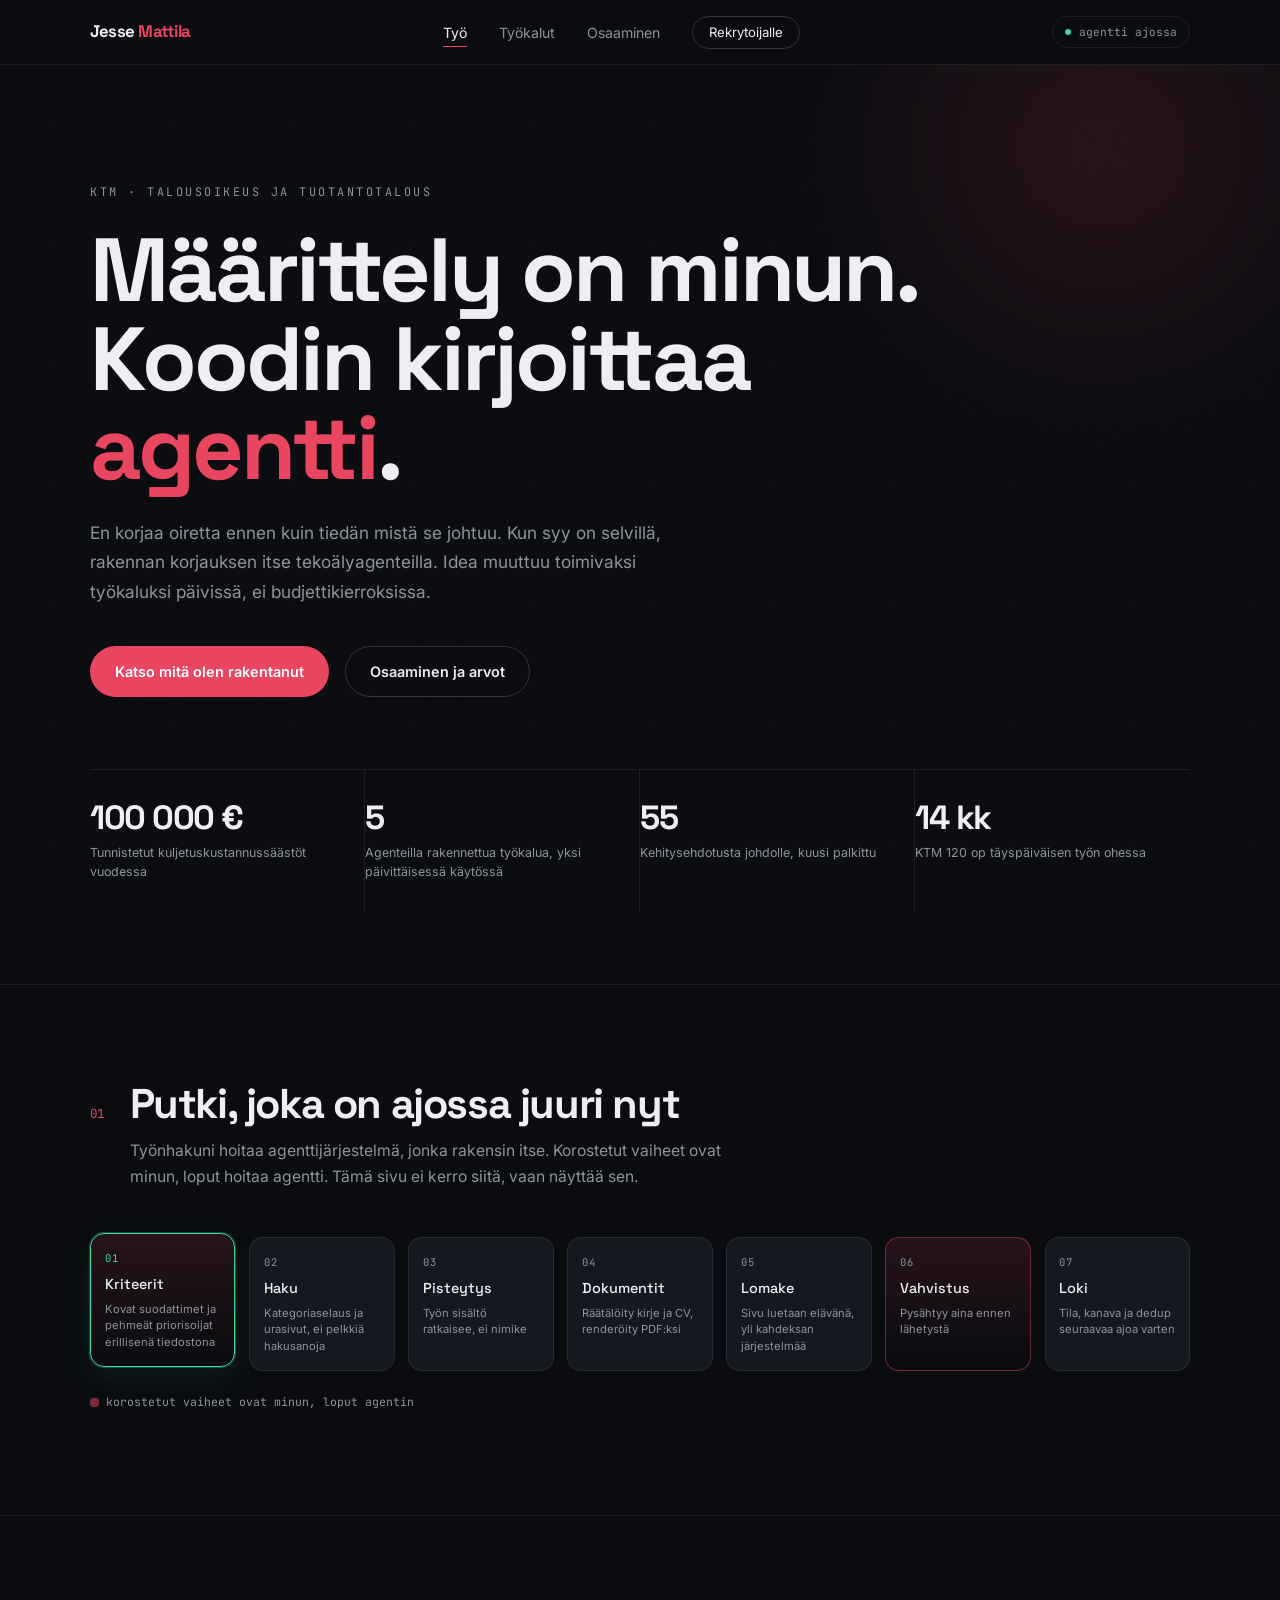
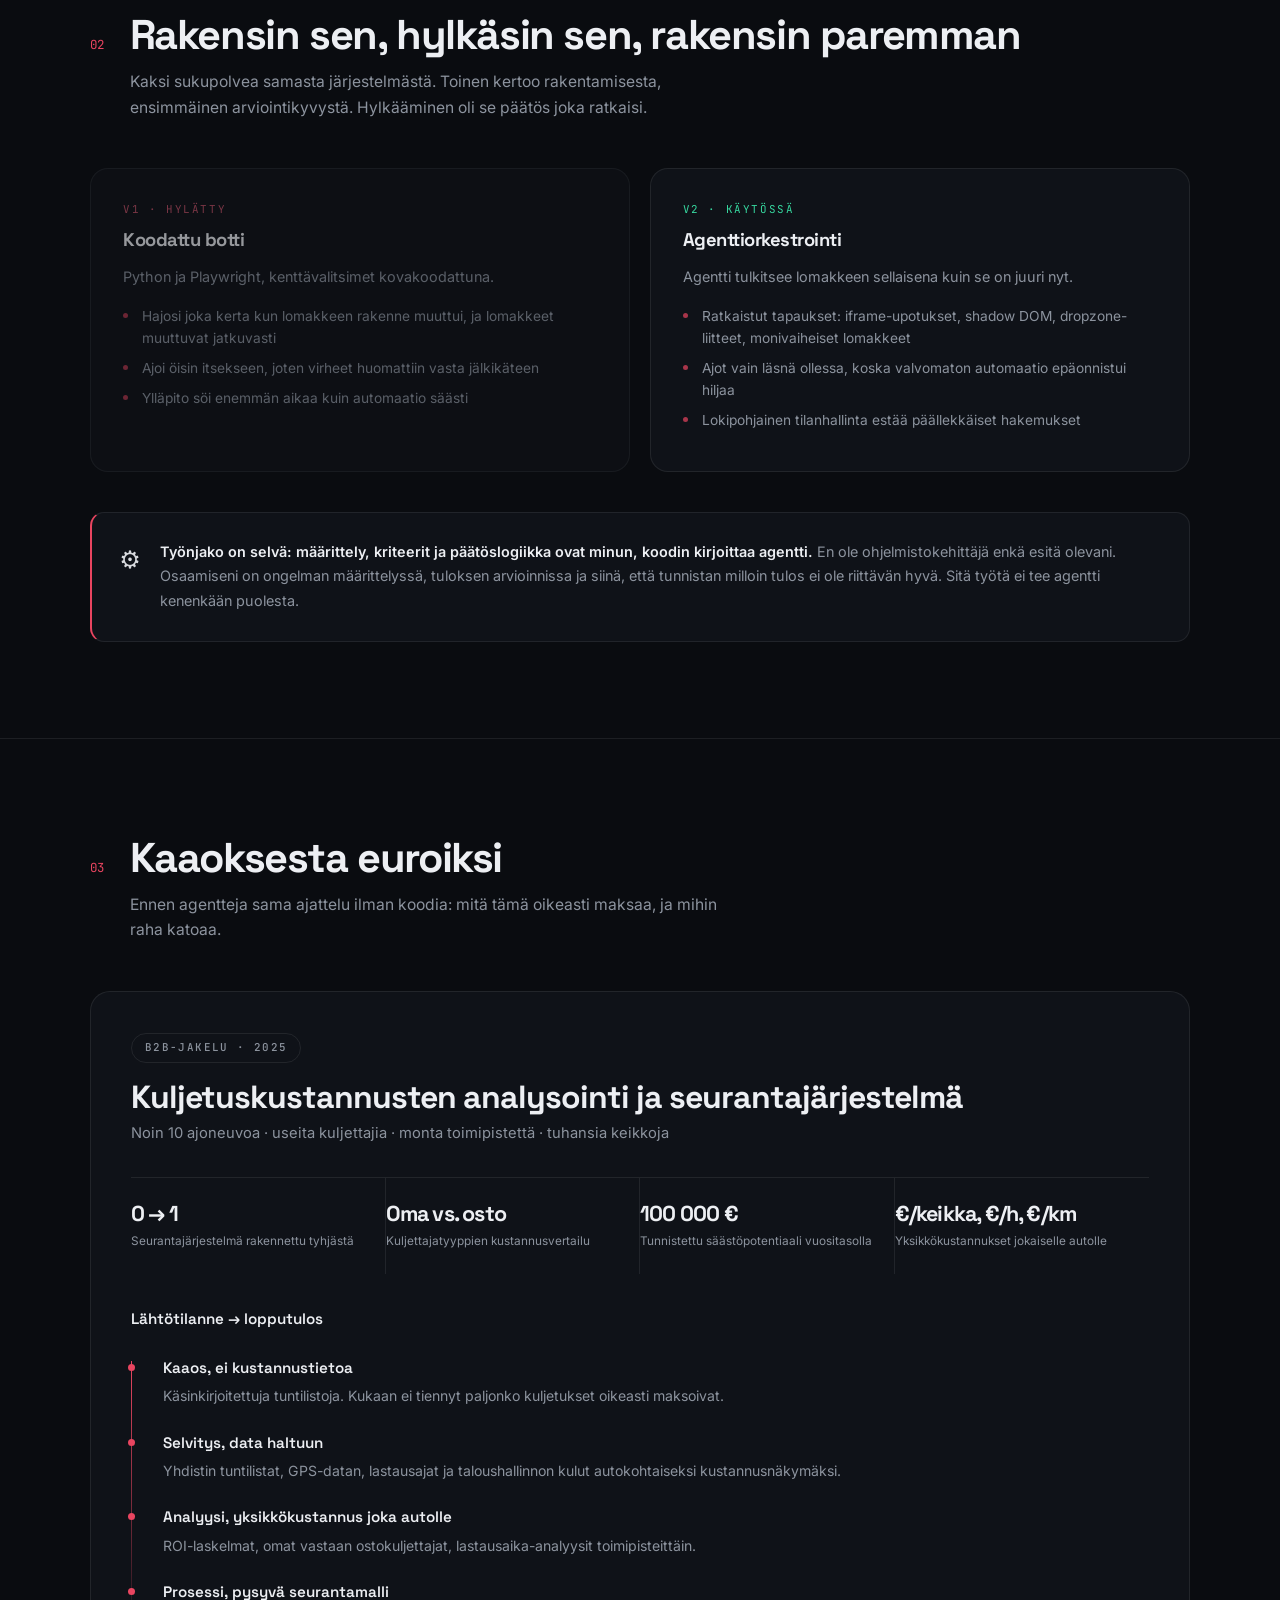
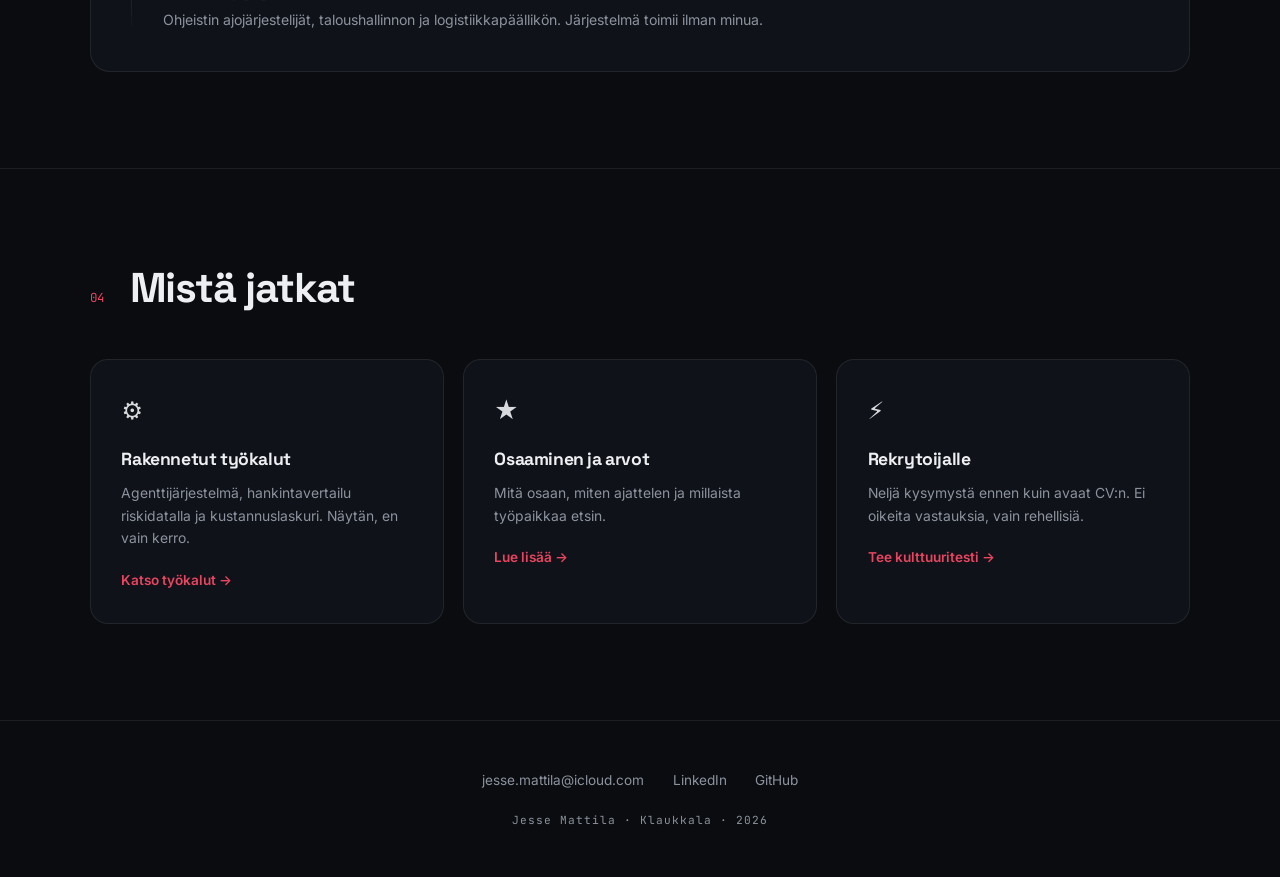
<file: index.html>
<!DOCTYPE html>
<html lang="fi">
<head>
<meta charset="UTF-8">
<meta name="viewport" content="width=device-width, initial-scale=1.0">
<title>Jesse Mattila — KTM | Agenttivetoinen rakentaminen ja analytiikka</title>
<meta name="description" content="KTM, joka määrittelee ongelman ja rakentaa korjauksen tekoälyagenteilla. Kustannusanalytiikkaa, prosessikehitystä ja agenttijärjestelmiä, jotka ovat oikeasti käytössä.">
<meta property="og:title" content="Jesse Mattila — määrittely on minun, koodin kirjoittaa agentti" />
<meta property="og:description" content="KTM, joka etsii juurisyyn ja rakentaa korjauksen tekoälyagenteilla. Työnhaun agenttijärjestelmä päivittäisessä käytössä, kuljetuskustannusanalyysi 100 000 euron säästöpotentiaalilla ja hankintavertailu maakohtaisella riskidatalla." />
<meta property="og:url" content="https://jessemattila.github.io/" />
<meta property="og:type" content="website" />
<meta property="og:image" content="https://jessemattila.github.io/kuva.png" />
<link rel="preconnect" href="https://fonts.googleapis.com">
<link rel="preconnect" href="https://fonts.gstatic.com" crossorigin>
<link href="https://fonts.googleapis.com/css2?family=Space+Grotesk:wght@400;500;700&family=Inter:wght@400;500;600&family=JetBrains+Mono:wght@400;500&display=swap" rel="stylesheet">
<link rel="stylesheet" href="assets/site.css">
</head>
<body>
<div id="scrollProgress"></div>

<nav>
  <div class="nav-inner">
    <div class="nav-left">
      <a href="index.html" class="nav-logo">Jesse <span>Mattila</span></a>
    </div>
    <ul class="nav-links">
      <li><a href="index.html" class="active">Työ</a></li>
      <li><a href="tyokalut.html">Työkalut</a></li>
      <li><a href="osaaminen.html">Osaaminen</a></li>
      <li class="nav-rekry-li"><a href="rekrytoijalle.html" class="nav-rekry-link">Rekrytoijalle</a></li>
    </ul>
    <div class="live-chip"><span class="pulse"></span> agentti ajossa</div>
    <button class="hamburger" aria-label="Valikko">&#9776;</button>
  </div>
</nav>

<header class="hero">
  <div class="hero-content">
    <div class="hero-badge">KTM &middot; Talousoikeus ja tuotantotalous</div>
    <h1>Määrittely on minun.<br>Koodin kirjoittaa <span class="gradient-text">agentti</span>.</h1>
    <p class="hero-sub">En korjaa oiretta ennen kuin tiedän mistä se johtuu. Kun syy on selvillä, rakennan korjauksen itse tekoälyagenteilla. Idea muuttuu toimivaksi työkaluksi päivissä, ei budjettikierroksissa.</p>
    <div class="btn-row">
      <a href="tyokalut.html" class="btn btn-primary">Katso mitä olen rakentanut</a>
      <a href="osaaminen.html" class="btn btn-ghost">Osaaminen ja arvot</a>
    </div>

    <div class="metrics">
      <div class="metric-card fade-in">
        <div class="metric-value" data-count="100000" data-suffix=" €">100 000 €</div>
        <div class="metric-label">Tunnistetut kuljetuskustannussäästöt vuodessa</div>
      </div>
      <div class="metric-card fade-in">
        <div class="metric-value" data-count="5">5</div>
        <div class="metric-label">Agenteilla rakennettua työkalua, yksi päivittäisessä käytössä</div>
      </div>
      <div class="metric-card fade-in">
        <div class="metric-value" data-count="55">55</div>
        <div class="metric-label">Kehitysehdotusta johdolle, kuusi palkittu</div>
      </div>
      <div class="metric-card fade-in">
        <div class="metric-value" data-count="14" data-suffix=" kk">14 kk</div>
        <div class="metric-label">KTM 120 op täyspäiväisen työn ohessa</div>
      </div>
    </div>
  </div>
</header>

<section class="block" id="putki">
  <div class="wrap">
    <div class="sec-head fade-in">
      <div class="sec-num">01</div>
      <div>
        <h2 class="sec-title">Putki, joka on ajossa juuri nyt</h2>
        <p class="sec-sub">Työnhakuni hoitaa agenttijärjestelmä, jonka rakensin itse. Korostetut vaiheet ovat minun, loput hoitaa agentti. Tämä sivu ei kerro siitä, vaan näyttää sen.</p>
      </div>
    </div>

    <div class="pipeline fade-in">
      <div class="pipeline-flow">
        <div class="pipe-step human">
          <div class="pipe-num">01</div><div class="pipe-name">Kriteerit</div>
          <div class="pipe-desc">Kovat suodattimet ja pehmeät priorisoijat erillisenä tiedostona</div>
        </div>
        <div class="pipe-step">
          <div class="pipe-num">02</div><div class="pipe-name">Haku</div>
          <div class="pipe-desc">Kategoriaselaus ja urasivut, ei pelkkiä hakusanoja</div>
        </div>
        <div class="pipe-step">
          <div class="pipe-num">03</div><div class="pipe-name">Pisteytys</div>
          <div class="pipe-desc">Työn sisältö ratkaisee, ei nimike</div>
        </div>
        <div class="pipe-step">
          <div class="pipe-num">04</div><div class="pipe-name">Dokumentit</div>
          <div class="pipe-desc">Räätälöity kirje ja CV, renderöity PDF:ksi</div>
        </div>
        <div class="pipe-step">
          <div class="pipe-num">05</div><div class="pipe-name">Lomake</div>
          <div class="pipe-desc">Sivu luetaan elävänä, yli kahdeksan järjestelmää</div>
        </div>
        <div class="pipe-step human">
          <div class="pipe-num">06</div><div class="pipe-name">Vahvistus</div>
          <div class="pipe-desc">Pysähtyy aina ennen lähetystä</div>
        </div>
        <div class="pipe-step">
          <div class="pipe-num">07</div><div class="pipe-name">Loki</div>
          <div class="pipe-desc">Tila, kanava ja dedup seuraavaa ajoa varten</div>
        </div>
      </div>
      <div class="pipeline-note"><span><span class="dot-human"></span>korostetut vaiheet ovat minun, loput agentin</span></div>
    </div>
  </div>
</section>

<section class="block" id="sukupolvet">
  <div class="wrap">
    <div class="sec-head fade-in">
      <div class="sec-num">02</div>
      <div>
        <h2 class="sec-title">Rakensin sen, hylkäsin sen, rakensin paremman</h2>
        <p class="sec-sub">Kaksi sukupolvea samasta järjestelmästä. Toinen kertoo rakentamisesta, ensimmäinen arviointikyvystä. Hylkääminen oli se päätös joka ratkaisi.</p>
      </div>
    </div>

    <div class="gen-split fade-in">
      <div class="gen dead">
        <div class="tag">v1 &middot; hylätty</div>
        <h4>Koodattu botti</h4>
        <p>Python ja Playwright, kenttävalitsimet kovakoodattuna.</p>
        <ul>
          <li>Hajosi joka kerta kun lomakkeen rakenne muuttui, ja lomakkeet muuttuvat jatkuvasti</li>
          <li>Ajoi öisin itsekseen, joten virheet huomattiin vasta jälkikäteen</li>
          <li>Ylläpito söi enemmän aikaa kuin automaatio säästi</li>
        </ul>
      </div>
      <div class="gen alive">
        <div class="tag">v2 &middot; käytössä</div>
        <h4>Agenttiorkestrointi</h4>
        <p>Agentti tulkitsee lomakkeen sellaisena kuin se on juuri nyt.</p>
        <ul>
          <li>Ratkaistut tapaukset: iframe-upotukset, shadow DOM, dropzone-liitteet, monivaiheiset lomakkeet</li>
          <li>Ajot vain läsnä ollessa, koska valvomaton automaatio epäonnistui hiljaa</li>
          <li>Lokipohjainen tilanhallinta estää päällekkäiset hakemukset</li>
        </ul>
      </div>
    </div>

    <div class="ai-note fade-in">
      <div class="ai-note-icon">&#9881;</div>
      <div><p><strong>Työnjako on selvä: määrittely, kriteerit ja päätöslogiikka ovat minun, koodin kirjoittaa agentti.</strong> En ole ohjelmistokehittäjä enkä esitä olevani. Osaamiseni on ongelman määrittelyssä, tuloksen arvioinnissa ja siinä, että tunnistan milloin tulos ei ole riittävän hyvä. Sitä työtä ei tee agentti kenenkään puolesta.</p></div>
    </div>
  </div>
</section>

<section class="block" id="kustannukset">
  <div class="wrap">
    <div class="sec-head fade-in">
      <div class="sec-num">03</div>
      <div>
        <h2 class="sec-title">Kaaoksesta euroiksi</h2>
        <p class="sec-sub">Ennen agentteja sama ajattelu ilman koodia: mitä tämä oikeasti maksaa, ja mihin raha katoaa.</p>
      </div>
    </div>

    <div class="case-section fade-in">
      <div class="case-study">
        <span class="case-tag">B2B-jakelu &middot; 2025</span>
        <h3 class="case-title">Kuljetuskustannusten analysointi ja seurantajärjestelmä</h3>
        <p class="case-subtitle">Noin 10 ajoneuvoa &middot; useita kuljettajia &middot; monta toimipistettä &middot; tuhansia keikkoja</p>

        <div class="case-metrics">
          <div class="case-metric">
            <div class="case-metric-value">0 &#8594; 1</div>
            <div class="case-metric-label">Seurantajärjestelmä rakennettu tyhjästä</div>
          </div>
          <div class="case-metric">
            <div class="case-metric-value">Oma vs. osto</div>
            <div class="case-metric-label">Kuljettajatyyppien kustannusvertailu</div>
          </div>
          <div class="case-metric">
            <div class="case-metric-value">100 000 €</div>
            <div class="case-metric-label">Tunnistettu säästöpotentiaali vuositasolla</div>
          </div>
          <div class="case-metric">
            <div class="case-metric-value">€/keikka, €/h, €/km</div>
            <div class="case-metric-label">Yksikkökustannukset jokaiselle autolle</div>
          </div>
        </div>

        <h4 style="margin:2rem 0 .75rem;font-size:.95rem">Lähtötilanne &#8594; lopputulos</h4>
        <div class="timeline">
          <div class="timeline-item">
            <h4>Kaaos, ei kustannustietoa</h4>
            <p>Käsinkirjoitettuja tuntilistoja. Kukaan ei tiennyt paljonko kuljetukset oikeasti maksoivat.</p>
          </div>
          <div class="timeline-item">
            <h4>Selvitys, data haltuun</h4>
            <p>Yhdistin tuntilistat, GPS-datan, lastausajat ja taloushallinnon kulut autokohtaiseksi kustannusnäkymäksi.</p>
          </div>
          <div class="timeline-item">
            <h4>Analyysi, yksikkökustannus joka autolle</h4>
            <p>ROI-laskelmat, omat vastaan ostokuljettajat, lastausaika-analyysit toimipisteittäin.</p>
          </div>
          <div class="timeline-item">
            <h4>Prosessi, pysyvä seurantamalli</h4>
            <p>Ohjeistin ajojärjestelijät, taloushallinnon ja logistiikkapäällikön. Järjestelmä toimii ilman minua.</p>
          </div>
        </div>
      </div>
    </div>
  </div>
</section>

<section class="block" id="seuraava">
  <div class="wrap">
    <div class="sec-head fade-in">
      <div class="sec-num">04</div>
      <div>
        <h2 class="sec-title">Mistä jatkat</h2>
      </div>
    </div>
    <div class="cta-grid fade-in">
      <a href="tyokalut.html" class="cta-card">
        <div class="cta-card-icon">&#9881;</div>
        <h3>Rakennetut työkalut</h3>
        <p>Agenttijärjestelmä, hankintavertailu riskidatalla ja kustannuslaskuri. Näytän, en vain kerro.</p>
        <span class="arrow">Katso työkalut &#8594;</span>
      </a>
      <a href="osaaminen.html" class="cta-card">
        <div class="cta-card-icon">&#9733;</div>
        <h3>Osaaminen ja arvot</h3>
        <p>Mitä osaan, miten ajattelen ja millaista työpaikkaa etsin.</p>
        <span class="arrow">Lue lisää &#8594;</span>
      </a>
      <a href="rekrytoijalle.html" class="cta-card">
        <div class="cta-card-icon">&#9889;</div>
        <h3>Rekrytoijalle</h3>
        <p>Neljä kysymystä ennen kuin avaat CV:n. Ei oikeita vastauksia, vain rehellisiä.</p>
        <span class="arrow">Tee kulttuuritesti &#8594;</span>
      </a>
    </div>
  </div>
</section>

<footer>
  <div class="footer-links">
    <a href="mailto:jesse.mattila@icloud.com">jesse.mattila@icloud.com</a>
    <a href="https://www.linkedin.com/in/jessemattila/" target="_blank" rel="noopener">LinkedIn</a>
    <a href="https://github.com/JesseMattila" target="_blank" rel="noopener">GitHub</a>
  </div>
  <div class="footer-copy">Jesse Mattila &middot; Klaukkala &middot; 2026</div>
</footer>

<script src="assets/site.js"></script>
</body>
</html>
</file>
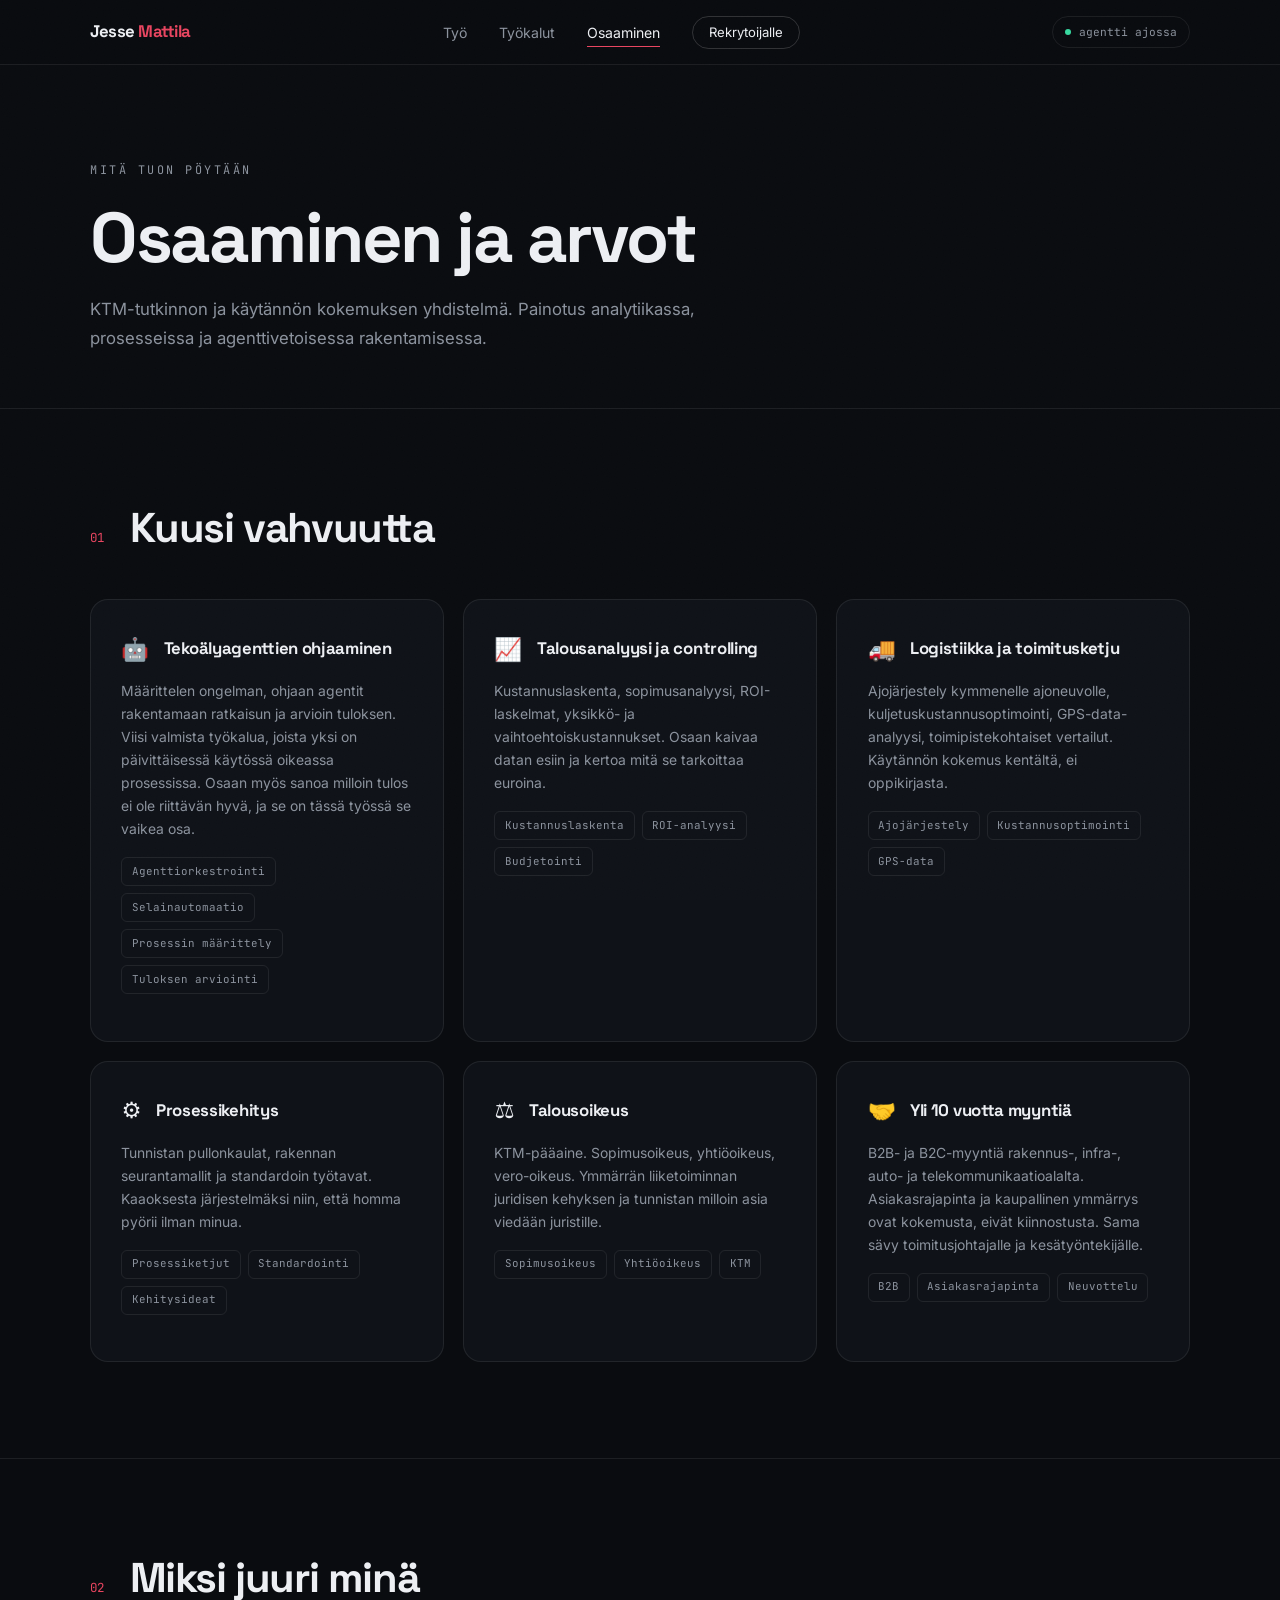
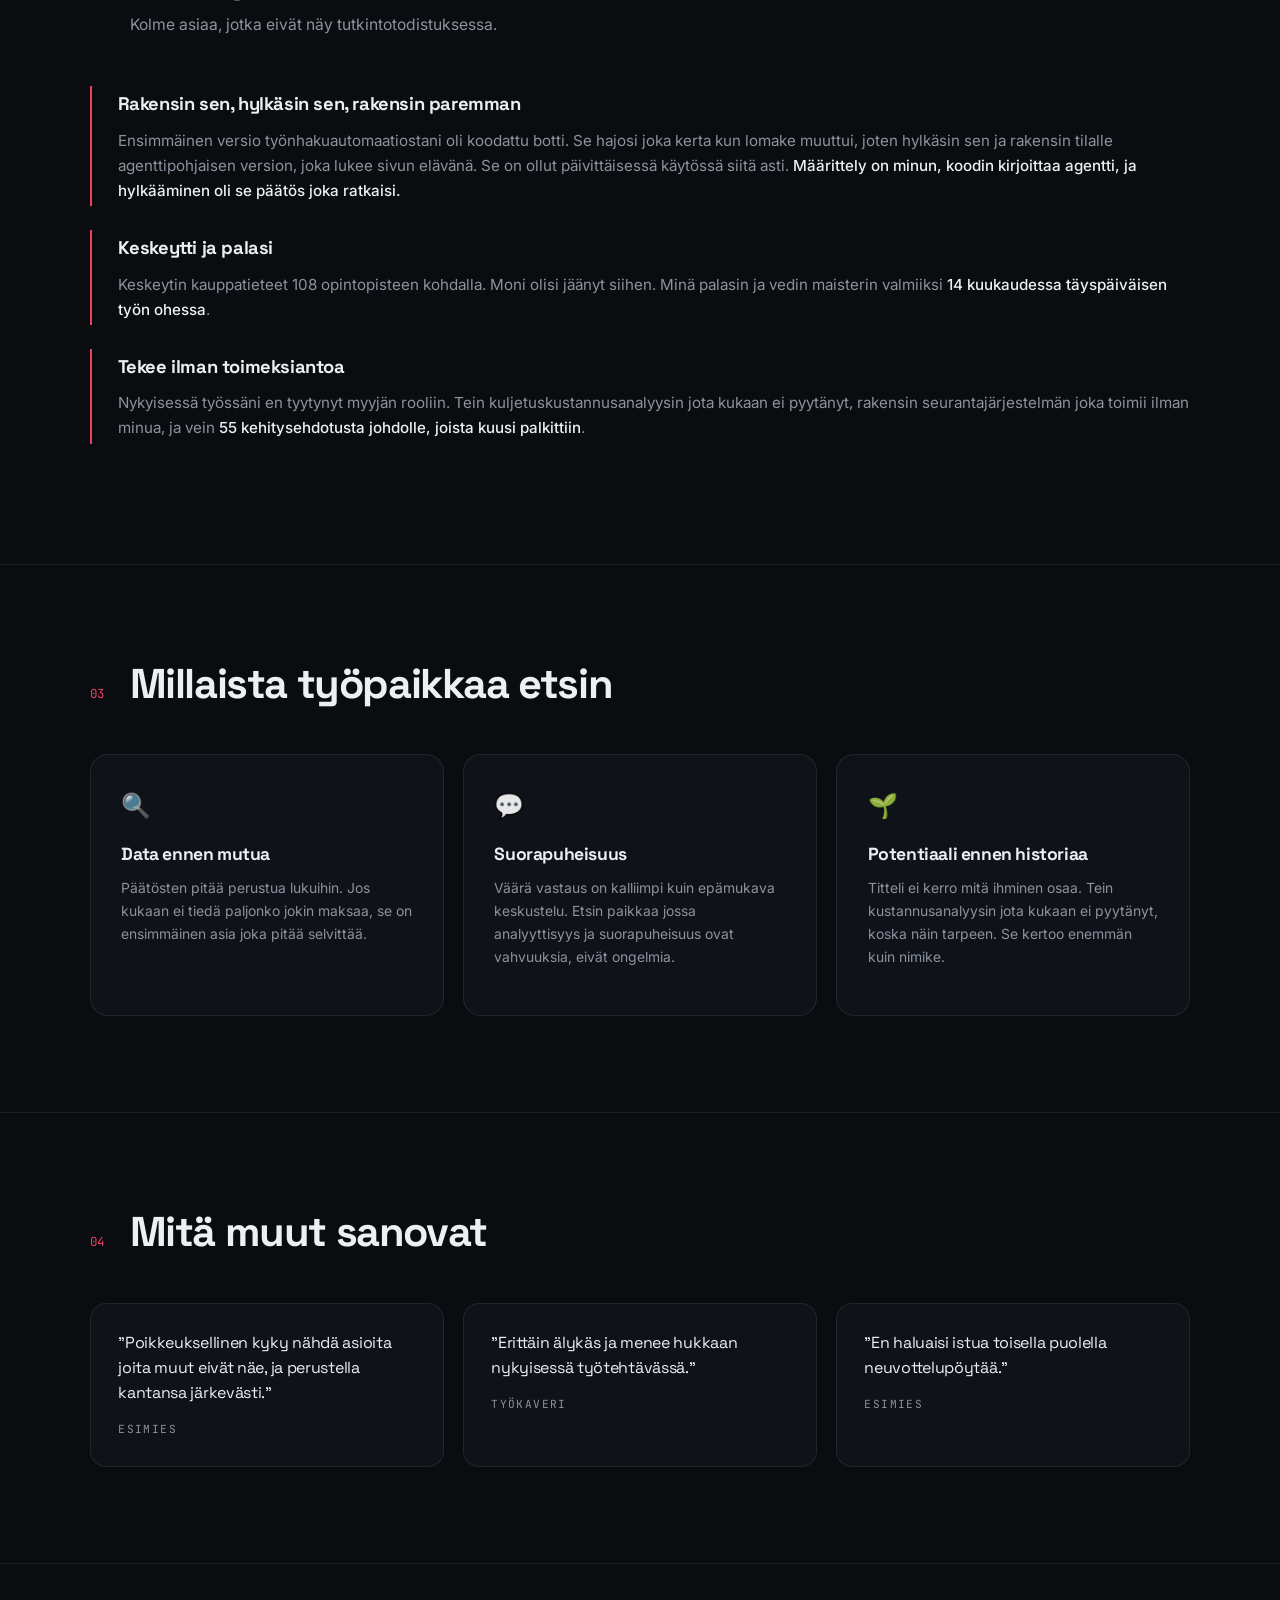
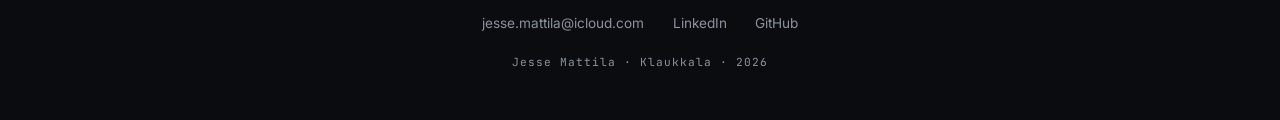
<file: osaaminen.html>
<!DOCTYPE html>
<html lang="fi">
<head>
<meta charset="UTF-8">
<meta name="viewport" content="width=device-width, initial-scale=1.0">
<title>Osaaminen ja arvot — Jesse Mattila</title>
<meta name="description" content="Mitä osaan, miten ajattelen ja millaista työpaikkaa etsin. KTM, talousoikeus ja tuotantotalous, tekoälyagenttien ohjaaminen.">
<meta property="og:title" content="Osaaminen ja arvot — Jesse Mattila" />
<meta property="og:description" content="Kustannusanalytiikka, logistiikka, tekoälyagenttien ohjaaminen ja prosessikehitys. Mitä osaan ja millaista työpaikkaa etsin." />
<meta property="og:url" content="https://jessemattila.github.io/osaaminen.html" />
<meta property="og:type" content="website" />
<meta property="og:image" content="https://jessemattila.github.io/kuva.png" />
<link rel="preconnect" href="https://fonts.googleapis.com">
<link rel="preconnect" href="https://fonts.gstatic.com" crossorigin>
<link href="https://fonts.googleapis.com/css2?family=Space+Grotesk:wght@400;500;700&family=Inter:wght@400;500;600&family=JetBrains+Mono:wght@400;500&display=swap" rel="stylesheet">
<link rel="stylesheet" href="assets/site.css">
</head>
<body>
<div id="scrollProgress"></div>

<nav>
  <div class="nav-inner">
    <div class="nav-left"><a href="index.html" class="nav-logo">Jesse <span>Mattila</span></a></div>
    <ul class="nav-links">
      <li><a href="index.html">Työ</a></li>
      <li><a href="tyokalut.html">Työkalut</a></li>
      <li><a href="osaaminen.html" class="active">Osaaminen</a></li>
      <li class="nav-rekry-li"><a href="rekrytoijalle.html" class="nav-rekry-link">Rekrytoijalle</a></li>
    </ul>
    <div class="live-chip"><span class="pulse"></span> agentti ajossa</div>
    <button class="hamburger" aria-label="Valikko">&#9776;</button>
  </div>
</nav>

<div class="page-header">
  <p class="section-label fade-in">Mitä tuon pöytään</p>
  <h1 class="page-title fade-in">Osaaminen ja arvot</h1>
  <p class="page-desc fade-in">KTM-tutkinnon ja käytännön kokemuksen yhdistelmä. Painotus analytiikassa, prosesseissa ja agenttivetoisessa rakentamisessa.</p>
</div>

<section class="block">
  <div class="wrap">
    <div class="sec-head fade-in">
      <div class="sec-num">01</div>
      <div><h2 class="sec-title">Kuusi vahvuutta</h2></div>
    </div>
    <div class="skills-grid fade-in">
      <div class="skill-card">
        <div class="skill-header"><div class="skill-icon">&#129302;</div><div class="skill-name">Tekoälyagenttien ohjaaminen</div></div>
        <p class="skill-desc">Määrittelen ongelman, ohjaan agentit rakentamaan ratkaisun ja arvioin tuloksen. Viisi valmista työkalua, joista yksi on päivittäisessä käytössä oikeassa prosessissa. Osaan myös sanoa milloin tulos ei ole riittävän hyvä, ja se on tässä työssä se vaikea osa.</p>
        <div class="skill-tags"><span class="skill-tag">Agenttiorkestrointi</span><span class="skill-tag">Selainautomaatio</span><span class="skill-tag">Prosessin määrittely</span><span class="skill-tag">Tuloksen arviointi</span></div>
      </div>
      <div class="skill-card">
        <div class="skill-header"><div class="skill-icon">&#128200;</div><div class="skill-name">Talousanalyysi ja controlling</div></div>
        <p class="skill-desc">Kustannuslaskenta, sopimusanalyysi, ROI-laskelmat, yksikkö- ja vaihtoehtoiskustannukset. Osaan kaivaa datan esiin ja kertoa mitä se tarkoittaa euroina.</p>
        <div class="skill-tags"><span class="skill-tag">Kustannuslaskenta</span><span class="skill-tag">ROI-analyysi</span><span class="skill-tag">Budjetointi</span></div>
      </div>
      <div class="skill-card">
        <div class="skill-header"><div class="skill-icon">&#128666;</div><div class="skill-name">Logistiikka ja toimitusketju</div></div>
        <p class="skill-desc">Ajojärjestely kymmenelle ajoneuvolle, kuljetuskustannusoptimointi, GPS-data-analyysi, toimipistekohtaiset vertailut. Käytännön kokemus kentältä, ei oppikirjasta.</p>
        <div class="skill-tags"><span class="skill-tag">Ajojärjestely</span><span class="skill-tag">Kustannusoptimointi</span><span class="skill-tag">GPS-data</span></div>
      </div>
      <div class="skill-card">
        <div class="skill-header"><div class="skill-icon">&#9881;</div><div class="skill-name">Prosessikehitys</div></div>
        <p class="skill-desc">Tunnistan pullonkaulat, rakennan seurantamallit ja standardoin työtavat. Kaaoksesta järjestelmäksi niin, että homma pyörii ilman minua.</p>
        <div class="skill-tags"><span class="skill-tag">Prosessiketjut</span><span class="skill-tag">Standardointi</span><span class="skill-tag">Kehitysideat</span></div>
      </div>
      <div class="skill-card">
        <div class="skill-header"><div class="skill-icon">&#9878;</div><div class="skill-name">Talousoikeus</div></div>
        <p class="skill-desc">KTM-pääaine. Sopimusoikeus, yhtiöoikeus, vero-oikeus. Ymmärrän liiketoiminnan juridisen kehyksen ja tunnistan milloin asia viedään juristille.</p>
        <div class="skill-tags"><span class="skill-tag">Sopimusoikeus</span><span class="skill-tag">Yhtiöoikeus</span><span class="skill-tag">KTM</span></div>
      </div>
      <div class="skill-card">
        <div class="skill-header"><div class="skill-icon">&#129309;</div><div class="skill-name">Yli 10 vuotta myyntiä</div></div>
        <p class="skill-desc">B2B- ja B2C-myyntiä rakennus-, infra-, auto- ja telekommunikaatioalalta. Asiakasrajapinta ja kaupallinen ymmärrys ovat kokemusta, eivät kiinnostusta. Sama sävy toimitusjohtajalle ja kesätyöntekijälle.</p>
        <div class="skill-tags"><span class="skill-tag">B2B</span><span class="skill-tag">Asiakasrajapinta</span><span class="skill-tag">Neuvottelu</span></div>
      </div>
    </div>
  </div>
</section>

<section class="block">
  <div class="wrap">
    <div class="sec-head fade-in">
      <div class="sec-num">02</div>
      <div><h2 class="sec-title">Miksi juuri minä</h2>
      <p class="sec-sub">Kolme asiaa, jotka eivät näy tutkintotodistuksessa.</p></div>
    </div>
    <div class="fade-in">
      <div class="story-block">
        <h3>Rakensin sen, hylkäsin sen, rakensin paremman</h3>
        <p>Ensimmäinen versio työnhakuautomaatiostani oli koodattu botti. Se hajosi joka kerta kun lomake muuttui, joten hylkäsin sen ja rakensin tilalle agenttipohjaisen version, joka lukee sivun elävänä. Se on ollut päivittäisessä käytössä siitä asti. <span class="highlight">Määrittely on minun, koodin kirjoittaa agentti, ja hylkääminen oli se päätös joka ratkaisi.</span></p>
      </div>
      <div class="story-block">
        <h3>Keskeytti ja palasi</h3>
        <p>Keskeytin kauppatieteet 108 opintopisteen kohdalla. Moni olisi jäänyt siihen. Minä palasin ja vedin maisterin valmiiksi <span class="highlight">14 kuukaudessa täyspäiväisen työn ohessa</span>.</p>
      </div>
      <div class="story-block">
        <h3>Tekee ilman toimeksiantoa</h3>
        <p>Nykyisessä työssäni en tyytynyt myyjän rooliin. Tein kuljetuskustannusanalyysin jota kukaan ei pyytänyt, rakensin seurantajärjestelmän joka toimii ilman minua, ja vein <span class="highlight">55 kehitysehdotusta johdolle, joista kuusi palkittiin</span>.</p>
      </div>
    </div>
  </div>
</section>

<section class="block">
  <div class="wrap">
    <div class="sec-head fade-in">
      <div class="sec-num">03</div>
      <div><h2 class="sec-title">Millaista työpaikkaa etsin</h2></div>
    </div>
    <div class="values-grid fade-in">
      <div class="value-card"><div class="value-icon">&#128269;</div><h3>Data ennen mutua</h3><p>Päätösten pitää perustua lukuihin. Jos kukaan ei tiedä paljonko jokin maksaa, se on ensimmäinen asia joka pitää selvittää.</p></div>
      <div class="value-card"><div class="value-icon">&#128172;</div><h3>Suorapuheisuus</h3><p>Väärä vastaus on kalliimpi kuin epämukava keskustelu. Etsin paikkaa jossa analyyttisyys ja suorapuheisuus ovat vahvuuksia, eivät ongelmia.</p></div>
      <div class="value-card"><div class="value-icon">&#127793;</div><h3>Potentiaali ennen historiaa</h3><p>Titteli ei kerro mitä ihminen osaa. Tein kustannusanalyysin jota kukaan ei pyytänyt, koska näin tarpeen. Se kertoo enemmän kuin nimike.</p></div>
    </div>
  </div>
</section>

<section class="block">
  <div class="wrap">
    <div class="sec-head fade-in">
      <div class="sec-num">04</div>
      <div><h2 class="sec-title">Mitä muut sanovat</h2></div>
    </div>
    <div class="quotes fade-in">
      <div class="quote"><p>&rdquo;Poikkeuksellinen kyky nähdä asioita joita muut eivät näe, ja perustella kantansa järkevästi.&rdquo;</p><span>Esimies</span></div>
      <div class="quote"><p>&rdquo;Erittäin älykäs ja menee hukkaan nykyisessä työtehtävässä.&rdquo;</p><span>Työkaveri</span></div>
      <div class="quote"><p>&rdquo;En haluaisi istua toisella puolella neuvottelupöytää.&rdquo;</p><span>Esimies</span></div>
    </div>
  </div>
</section>

<footer>
  <div class="footer-links">
    <a href="mailto:jesse.mattila@icloud.com">jesse.mattila@icloud.com</a>
    <a href="https://www.linkedin.com/in/jessemattila/" target="_blank" rel="noopener">LinkedIn</a>
    <a href="https://github.com/JesseMattila" target="_blank" rel="noopener">GitHub</a>
  </div>
  <div class="footer-copy">Jesse Mattila &middot; Klaukkala &middot; 2026</div>
</footer>

<script src="assets/site.js"></script>
</body>
</html>
</file>
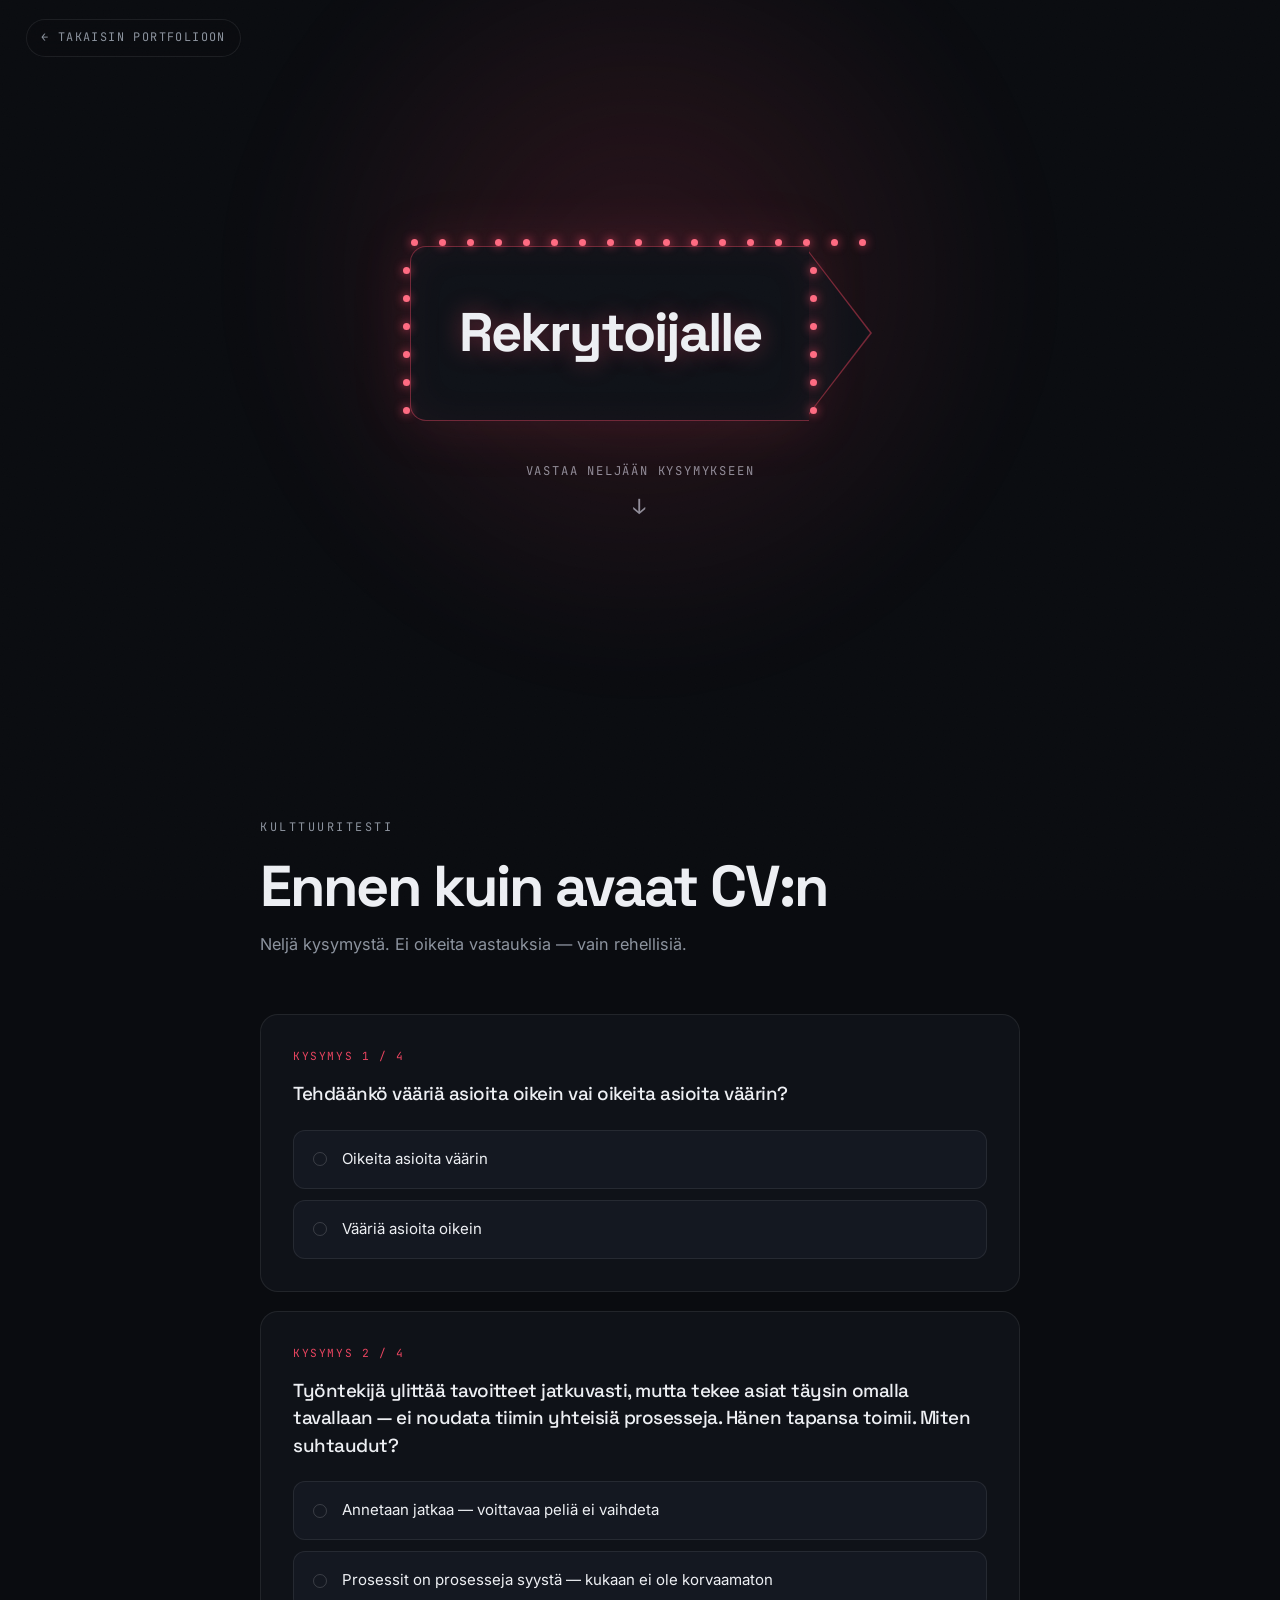
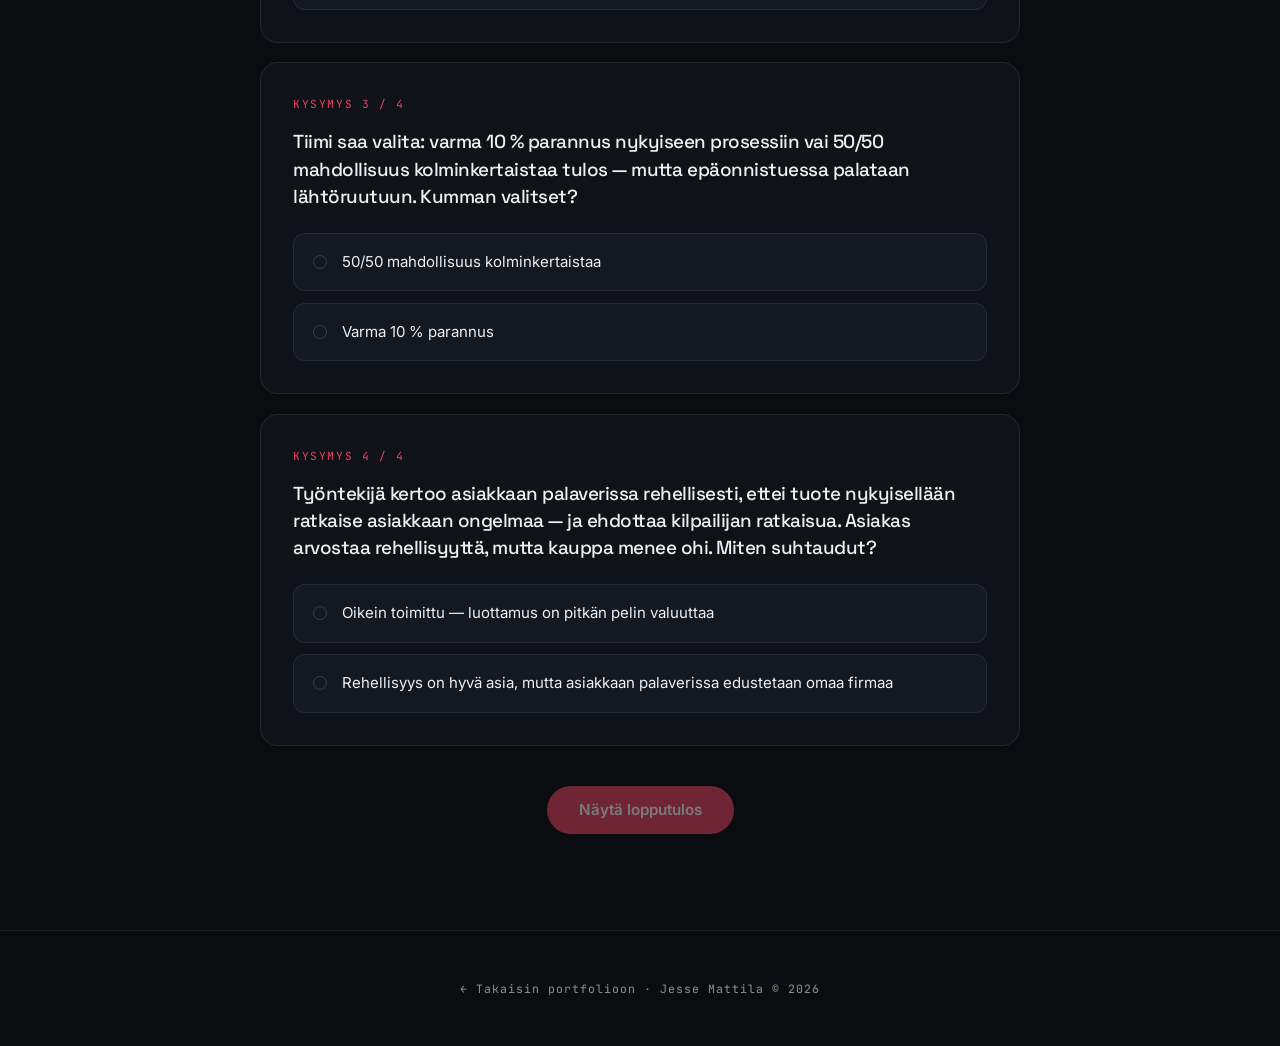
<file: rekrytoijalle.html>
<!DOCTYPE html>
<html lang="fi">
<head>
<meta charset="UTF-8">
<meta name="viewport" content="width=device-width, initial-scale=1.0">
<title>Rekrytoijalle — Jesse Mattila</title>
<meta name="description" content="Neljä kysymystä ennen kuin avaat CV:n. Ei oikeita vastauksia, vain rehellisiä.">
<meta property="og:title" content="Rekrytoijalle — neljä kysymystä ennen CV:tä" />
<meta property="og:description" content="Kulttuuritesti: neljä kysymystä, ei oikeita vastauksia, vain rehellisiä. Jessen omat vastaukset näkyvät valinnan jälkeen." />
<meta property="og:url" content="https://jessemattila.github.io/rekrytoijalle.html" />
<meta property="og:type" content="website" />
<meta property="og:image" content="https://jessemattila.github.io/kuva.png" />
<link rel="preconnect" href="https://fonts.googleapis.com">
<link rel="preconnect" href="https://fonts.gstatic.com" crossorigin>
<link href="https://fonts.googleapis.com/css2?family=Space+Grotesk:wght@400;500;700&family=Inter:wght@400;500;600&family=JetBrains+Mono:wght@400;500&display=swap" rel="stylesheet">
<link rel="stylesheet" href="assets/site.css">
<style>
/* --- sivukohtaiset: kulttuuritesti --- */
.back-link{position:fixed;top:1.2rem;left:1.6rem;z-index:120;font-family:var(--mono);font-size:.74rem;letter-spacing:1.4px;text-transform:uppercase;color:var(--muted);text-decoration:none;border:1px solid var(--line);padding:.5rem .9rem;border-radius:999px;background:rgba(10,12,16,.7);backdrop-filter:blur(10px);transition:all .25s}
.back-link:hover{color:var(--accent);border-color:var(--accent)}

.vegas-hero{min-height:82vh;display:flex;flex-direction:column;align-items:center;justify-content:center;padding:5rem 1.5rem 3rem;position:relative;overflow:hidden}
.vegas-hero::before{content:'';position:absolute;left:50%;top:38%;transform:translate(-50%,-50%);width:70vw;height:70vw;max-width:900px;max-height:900px;border-radius:50%;background:radial-gradient(circle,rgba(233,69,96,.15),transparent 62%);filter:blur(40px);pointer-events:none}
.vegas-sign{position:relative;z-index:1}
.vegas-arrow{display:flex;align-items:stretch}
.arrow-body{position:relative;background:var(--bg-2);border:1px solid rgba(233,69,96,.45);border-right:0;border-radius:16px 0 0 16px;padding:2.6rem 3rem;box-shadow:0 0 60px rgba(233,69,96,.16),inset 0 0 40px rgba(233,69,96,.05)}
.arrow-body-text{font-family:var(--display);font-size:clamp(2rem,5.5vw,3.4rem);font-weight:700;letter-spacing:-2px;color:var(--ink);text-shadow:0 0 24px rgba(233,69,96,.4)}
.arrow-head,.arrow-head-border{width:0;height:0;align-self:center}
.arrow-head-border{border-top:5.2rem solid transparent;border-bottom:5.2rem solid transparent;border-left:4rem solid rgba(233,69,96,.45);margin-left:-1px}
.arrow-head{border-top:5rem solid transparent;border-bottom:5rem solid transparent;border-left:3.85rem solid var(--bg-2);margin-left:-3.95rem}
.bulbs{position:absolute;inset:0;pointer-events:none}
.bulbs div{position:absolute;width:7px;height:7px;border-radius:50%;background:var(--accent-light);box-shadow:0 0 10px var(--accent);animation:blink 1.6s infinite}
@keyframes blink{0%,100%{opacity:1}50%{opacity:.25}}
.scroll-hint{font-family:var(--mono);font-size:.76rem;letter-spacing:1.8px;text-transform:uppercase;color:var(--muted);text-align:center;transition:color .25s}
.scroll-hint:hover{color:var(--accent)}
.chevron{font-size:1.3rem;margin-top:.6rem;animation:bob 2s infinite}
@keyframes bob{0%,100%{transform:translateY(0)}50%{transform:translateY(7px)}}

.questions-section{max-width:840px;margin:0 auto;padding:5rem var(--pad) 6rem}
.questions-intro{margin-bottom:3.5rem}
.questions-label{font-family:var(--mono);font-size:.74rem;letter-spacing:2.5px;text-transform:uppercase;color:var(--muted);margin-bottom:1.2rem}
.questions-title{font-family:var(--display);font-size:clamp(2.2rem,5.5vw,3.6rem);font-weight:700;letter-spacing:-2px;line-height:1.02;margin-bottom:1rem}
.questions-desc{color:var(--muted);font-size:1.02rem}
.questions-list{display:flex;flex-direction:column;gap:1.2rem}
.question-card{background:var(--bg-2);border:1px solid var(--line);border-radius:18px;padding:2rem;opacity:0;transform:translateY(22px);transition:opacity .7s cubic-bezier(.2,.7,.3,1),transform .7s cubic-bezier(.2,.7,.3,1)}
.question-card.visible{opacity:1;transform:none}
.question-number{font-family:var(--mono);font-size:.7rem;letter-spacing:1.6px;text-transform:uppercase;color:var(--accent);margin-bottom:.9rem}
.question-text{font-family:var(--display);font-size:1.18rem;font-weight:500;line-height:1.45;letter-spacing:-.5px;margin-bottom:1.4rem}
.options{display:grid;gap:.7rem}
.option{display:flex;align-items:center;gap:.9rem;border:1px solid var(--line);border-radius:12px;padding:1rem 1.2rem;cursor:pointer;transition:all .25s;font-size:.94rem;background:var(--bg-3)}
.option:hover{border-color:var(--line-strong);transform:translateX(3px)}
.option.selected{border-color:var(--accent);background:var(--accent-soft)}
.option-marker{width:14px;height:14px;border-radius:50%;border:1px solid var(--line-strong);flex:none;transition:all .25s}
.option.selected .option-marker{border-color:var(--accent);background:var(--accent);box-shadow:0 0 0 3px rgba(233,69,96,.2)}
.jesse-comment{max-height:0;overflow:hidden;transition:max-height .5s ease,margin .4s ease}
.jesse-comment.visible{max-height:340px;margin-top:1.2rem}
.jesse-comment-inner{border-left:2px solid var(--accent);padding:.2rem 0 .2rem 1.3rem;color:var(--muted);font-size:.92rem;line-height:1.7}
.jesse-comment-label{font-family:var(--mono);font-size:.66rem;letter-spacing:1.6px;text-transform:uppercase;color:var(--accent);margin-bottom:.4rem}
.submit-wrap{text-align:center;margin-top:2.5rem}
.submit-btn{background:var(--accent);color:#fff;border:0;border-radius:999px;padding:.9rem 2rem;font-family:var(--body);font-size:.95rem;font-weight:600;cursor:pointer;transition:all .25s}
.submit-btn:hover{transform:translateY(-2px);box-shadow:0 12px 28px rgba(233,69,96,.28)}
.submit-btn{opacity:.45;pointer-events:none}
.submit-btn.active{opacity:1;pointer-events:auto}
.result{display:none;opacity:0;transform:translateY(16px);transition:opacity .6s ease,transform .6s ease;text-align:center;margin-top:2.5rem}
.result.visible{opacity:1;transform:none}
.result-emoji{font-size:2.6rem;margin-bottom:1rem}
.result-text{font-family:var(--display);font-size:1.25rem;font-weight:500;letter-spacing:-.5px;line-height:1.55;max-width:52ch;margin:0 auto;color:var(--ink)}
.result-link{display:inline-block;margin-top:1.6rem;color:var(--accent);text-decoration:none;font-weight:600;font-size:.92rem}
.rekry-footer{border-top:1px solid var(--line);padding:3rem var(--pad);text-align:center;color:var(--muted);font-family:var(--mono);font-size:.72rem;letter-spacing:1px}
.rekry-footer a{color:var(--muted);text-decoration:none}
.rekry-footer a:hover{color:var(--accent)}
@media(max-width:768px){
  .arrow-body{padding:1.8rem 1.6rem}
  .arrow-head-border{border-top-width:3.6rem;border-bottom-width:3.6rem;border-left-width:2.6rem}
  .arrow-head{border-top-width:3.45rem;border-bottom-width:3.45rem;border-left-width:2.5rem;margin-left:-2.55rem}
  .question-card{padding:1.4rem}
}
</style>
</head>
<body>

<a href="index.html" class="back-link">&larr; Takaisin portfolioon</a>

<!-- Las Vegas Arrow Hero -->
<div class="vegas-hero">
    <a href="#kysymykset" class="vegas-sign" style="text-decoration: none;">
        <div class="vegas-arrow">
            <div class="arrow-body">
                <div class="arrow-body-text">Rekrytoijalle</div>
                <!-- Bulbs on top edge -->
                <div class="bulbs" id="bulbContainer"></div>
            </div>
            <div class="arrow-head-border"></div>
            <div class="arrow-head"></div>
        </div>
    </a>

    <a href="#kysymykset" class="scroll-hint" style="margin-top: 2.5rem; text-decoration: none;">
        Vastaa nelj&auml;&auml;n kysymykseen
        <div class="chevron">&darr;</div>
    </a>
</div>

<!-- Questions -->
<div class="questions-section" id="kysymykset">
    <div class="questions-intro">
        <p class="questions-label">Kulttuuritesti</p>
        <h1 class="questions-title">Ennen kuin avaat CV:n</h1>
        <p class="questions-desc">Nelj&auml; kysymyst&auml;. Ei oikeita vastauksia &mdash; vain rehellisi&auml;.</p>
    </div>

    <div class="questions-list">
        <div class="question-card">
            <div class="question-number">Kysymys 1 / 4</div>
            <div class="question-text">Tehd&auml;&auml;nk&ouml; v&auml;&auml;ri&auml; asioita oikein vai oikeita asioita v&auml;&auml;rin?</div>
            <div class="options">
                <div class="option" data-question="1" data-value="a" onclick="selectOption(this)">
                    <div class="option-marker"></div>
                    <span>Oikeita asioita v&auml;&auml;rin</span>
                </div>
                <div class="option" data-question="1" data-value="b" onclick="selectOption(this)">
                    <div class="option-marker"></div>
                    <span>V&auml;&auml;ri&auml; asioita oikein</span>
                </div>
            </div>
            <div class="jesse-comment" id="comment1">
                <div class="jesse-comment-inner">
                    <div class="jesse-comment-label">Jessen vastaus</div>
                    Oikeita asioita v&auml;&auml;rin. Siit&auml; on paljon lyhyempi matka tehd&auml; oikeita asioita oikein kuin k&auml;&auml;nt&auml;&auml; koko suunta.
                </div>
            </div>
        </div>

        <div class="question-card">
            <div class="question-number">Kysymys 2 / 4</div>
            <div class="question-text">Ty&ouml;ntekij&auml; ylitt&auml;&auml; tavoitteet jatkuvasti, mutta tekee asiat t&auml;ysin omalla tavallaan &mdash; ei noudata tiimin yhteisi&auml; prosesseja. H&auml;nen tapansa toimii. Miten suhtaudut?</div>
            <div class="options">
                <div class="option" data-question="2" data-value="a" onclick="selectOption(this)">
                    <div class="option-marker"></div>
                    <span>Annetaan jatkaa &mdash; voittavaa peli&auml; ei vaihdeta</span>
                </div>
                <div class="option" data-question="2" data-value="b" onclick="selectOption(this)">
                    <div class="option-marker"></div>
                    <span>Prosessit on prosesseja syyst&auml; &mdash; kukaan ei ole korvaamaton</span>
                </div>
            </div>
            <div class="jesse-comment" id="comment2">
                <div class="jesse-comment-inner">
                    <div class="jesse-comment-label">Jessen vastaus</div>
                    Tyyli vapaa, kunhan ei h&auml;iritse muiden ty&ouml;t&auml;. Paremmin pit&auml;&auml; aina saada tehd&auml;.
                </div>
            </div>
        </div>

        <div class="question-card">
            <div class="question-number">Kysymys 3 / 4</div>
            <div class="question-text">Tiimi saa valita: varma 10&nbsp;% parannus nykyiseen prosessiin vai 50/50 mahdollisuus kolminkertaistaa tulos &mdash; mutta ep&auml;onnistuessa palataan l&auml;ht&ouml;ruutuun. Kumman valitset?</div>
            <div class="options">
                <div class="option" data-question="3" data-value="a" onclick="selectOption(this)">
                    <div class="option-marker"></div>
                    <span>50/50 mahdollisuus kolminkertaistaa</span>
                </div>
                <div class="option" data-question="3" data-value="b" onclick="selectOption(this)">
                    <div class="option-marker"></div>
                    <span>Varma 10&nbsp;% parannus</span>
                </div>
            </div>
            <div class="jesse-comment" id="comment3">
                <div class="jesse-comment-inner">
                    <div class="jesse-comment-label">Jessen vastaus</div>
                    50/50 kolminkertaisena. Laske: varma 10&nbsp;% = odotusarvo 1,10&times;. 50/50 kolminkertaistaa tai l&auml;ht&ouml;ruutu = 0,5 &times; 3,0 + 0,5 &times; 1,0 = 2,00&times;. L&auml;hes tuplat. Pohtimalla asiat avautuvat.
                </div>
            </div>
        </div>

        <div class="question-card">
            <div class="question-number">Kysymys 4 / 4</div>
            <div class="question-text">Ty&ouml;ntekij&auml; kertoo asiakkaan palaverissa rehellisesti, ettei tuote nykyisell&auml;&auml;n ratkaise asiakkaan ongelmaa &mdash; ja ehdottaa kilpailijan ratkaisua. Asiakas arvostaa rehellisyytt&auml;, mutta kauppa menee ohi. Miten suhtaudut?</div>
            <div class="options">
                <div class="option" data-question="4" data-value="a" onclick="selectOption(this)">
                    <div class="option-marker"></div>
                    <span>Oikein toimittu &mdash; luottamus on pitk&auml;n pelin valuuttaa</span>
                </div>
                <div class="option" data-question="4" data-value="b" onclick="selectOption(this)">
                    <div class="option-marker"></div>
                    <span>Rehellisyys on hyv&auml; asia, mutta asiakkaan palaverissa edustetaan omaa firmaa</span>
                </div>
            </div>
            <div class="jesse-comment" id="comment4">
                <div class="jesse-comment-inner">
                    <div class="jesse-comment-label">Jessen vastaus</div>
                    Oikein toimittu. Pit&auml;&auml; pysty&auml; seisomaan selk&auml; suorana omien sanojensa ja tekojensa takana.
                </div>
            </div>
        </div>
    </div>

    <div class="submit-wrap">
        <button class="submit-btn" id="submitBtn" onclick="showResult()">
            N&auml;yt&auml; lopputulos
        </button>
    </div>

    <div class="result" id="resultDiv">
        <div class="result-emoji" id="resultEmoji"></div>
        <div class="result-text" id="resultText"></div>
    </div>
</div>

<footer class="rekry-footer">
    <p><a href="index.html">&larr; Takaisin portfolioon</a> &middot; Jesse Mattila &copy; 2026</p>
</footer>

<script>
// Generate bulb lights around the sign
(function() {
    const container = document.getElementById('bulbContainer');
    const body = document.querySelector('.arrow-body');
    const w = body.offsetWidth || 260;
    const h = body.offsetHeight || 80;

    const positions = [];

    // Top edge
    for (let x = 0; x <= w; x += 28) {
        positions.push({ left: x + 'px', top: '-8px' });
    }
    // Left edge
    for (let y = 20; y < h - 10; y += 28) {
        positions.push({ left: '-8px', top: y + 'px' });
    }
    // Right edge
    for (let y = 20; y < h - 10; y += 28) {
        positions.push({ right: '-8px', top: y + 'px', left: 'auto' });
    }

    positions.forEach((pos, i) => {
        const bulb = document.createElement('div');
        bulb.className = 'bulb';
        Object.assign(bulb.style, pos);
        // Stagger animation delay
        bulb.style.animationDelay = (i * 0.1) % 1 + 's';
        container.appendChild(bulb);
    });
})();

// Fade in question cards on scroll
const qObserver = new IntersectionObserver((entries) => {
    entries.forEach(entry => {
        if (entry.isIntersecting) {
            entry.target.classList.add('visible');
        }
    });
}, { threshold: 0.1, rootMargin: '0px 0px -50px 0px' });

document.querySelectorAll('.question-card').forEach(el => qObserver.observe(el));

// Quiz logic
const answers = {};

function selectOption(el) {
    const question = el.dataset.question;
    el.parentElement.querySelectorAll('.option').forEach(opt => opt.classList.remove('selected'));
    el.classList.add('selected');
    answers[question] = el.dataset.value;

    // Reveal Jesse's comment
    const comment = document.getElementById('comment' + question);
    if (comment) comment.classList.add('visible');

    if (Object.keys(answers).length === 4) {
        document.getElementById('submitBtn').classList.add('active');
    }
}

function showResult() {
    const aCount = Object.values(answers).filter(v => v === 'a').length;
    const resultDiv = document.getElementById('resultDiv');
    const emojiDiv = document.getElementById('resultEmoji');
    const textDiv = document.getElementById('resultText');

    let emoji, text;

    if (aCount === 4) {
        emoji = '\u{1F91D}';
        text = 'T\u00e4ydellinen tulos \u2014 ja m\u00e4 en edes vilkuillut vastauksia etuk\u00e4teen. Vaikuttaa silt\u00e4, ett\u00e4 meill\u00e4 voisi olla paljonkin puhuttavaa.<br><br><a href="https://www.linkedin.com/in/jessemattila" target="_blank" rel="noopener" class="result-link">\u{1F4BC} Otetaan yhteytt\u00e4 LinkedIniss\u00e4</a>';
    } else if (aCount === 3) {
        emoji = '\u{1F44D}';
        text = 'L\u00e4hell\u00e4! Yksi eri\u00e4v\u00e4 mielipide ei ole este \u2014 p\u00e4invastoin, arvostan sit\u00e4. Jos kiinnostuit, niin jutellaan.<br><br><a href="https://www.linkedin.com/in/jessemattila" target="_blank" rel="noopener" class="result-link">\u{1F4BC} Jutellaan LinkedIniss\u00e4</a>';
    } else if (aCount === 2) {
        emoji = '\u{1F64F}';
        text = 'Kiitos kun vastasit rehellisesti \u2014 se vaatii enemm\u00e4n kuin luulisi. Eri arvot eiv\u00e4t tarkoita v\u00e4\u00e4ri\u00e4 arvoja, mutta todenn\u00e4k\u00f6isesti molemmat olisimme onnellisempia eri p\u00f6ydiss\u00e4.';
    } else {
        emoji = '\u{2764}\u{FE0F}';
        text = 'Kiitos rehellisyydest\u00e4, arvostan sit\u00e4 aidosti. Ei kannata kummankaan alkaa valehtelemaan \u2014 me ei todenn\u00e4k\u00f6isesti olla match, ja se on ihan ok.';
    }

    emojiDiv.innerHTML = emoji;
    textDiv.innerHTML = text;

    resultDiv.style.display = 'block';
    void resultDiv.offsetWidth;
    resultDiv.classList.add('visible');
    resultDiv.scrollIntoView({ behavior: 'smooth', block: 'center' });
}
</script>

</body>
</html>
</file>
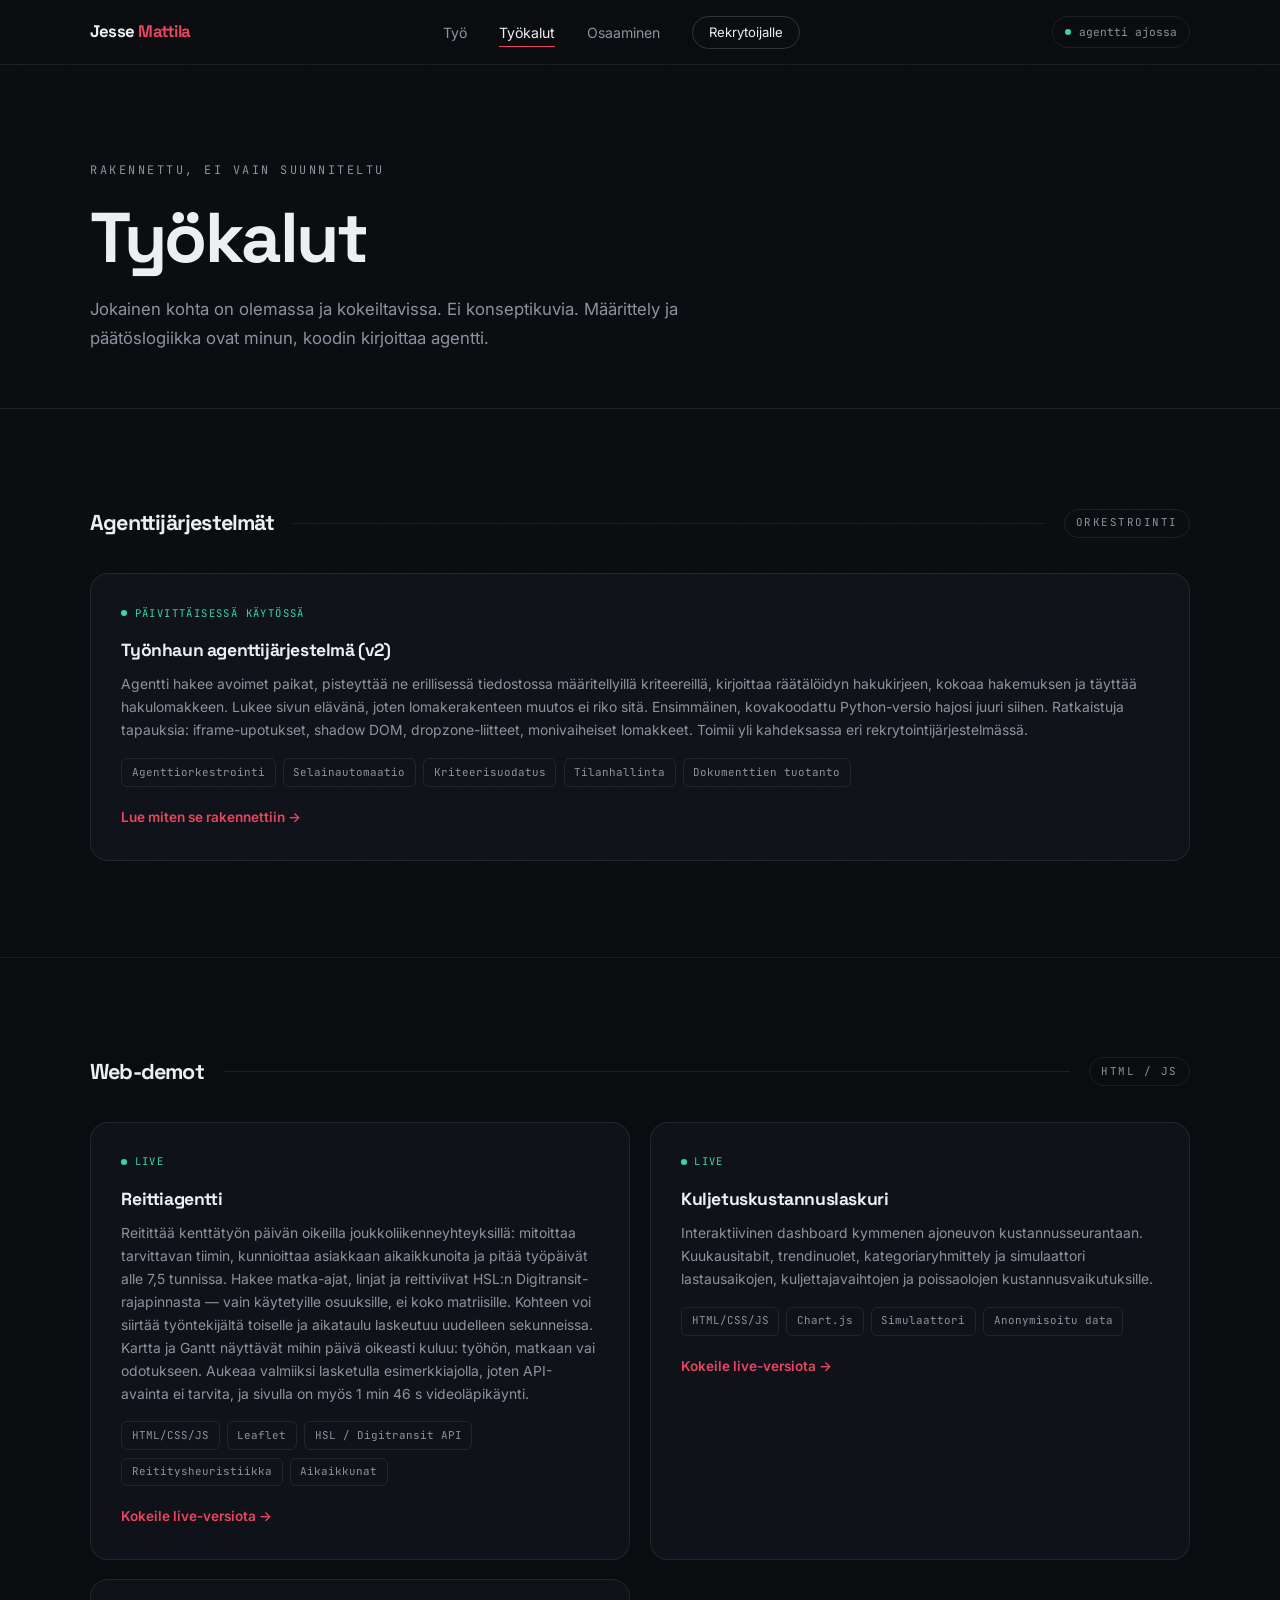
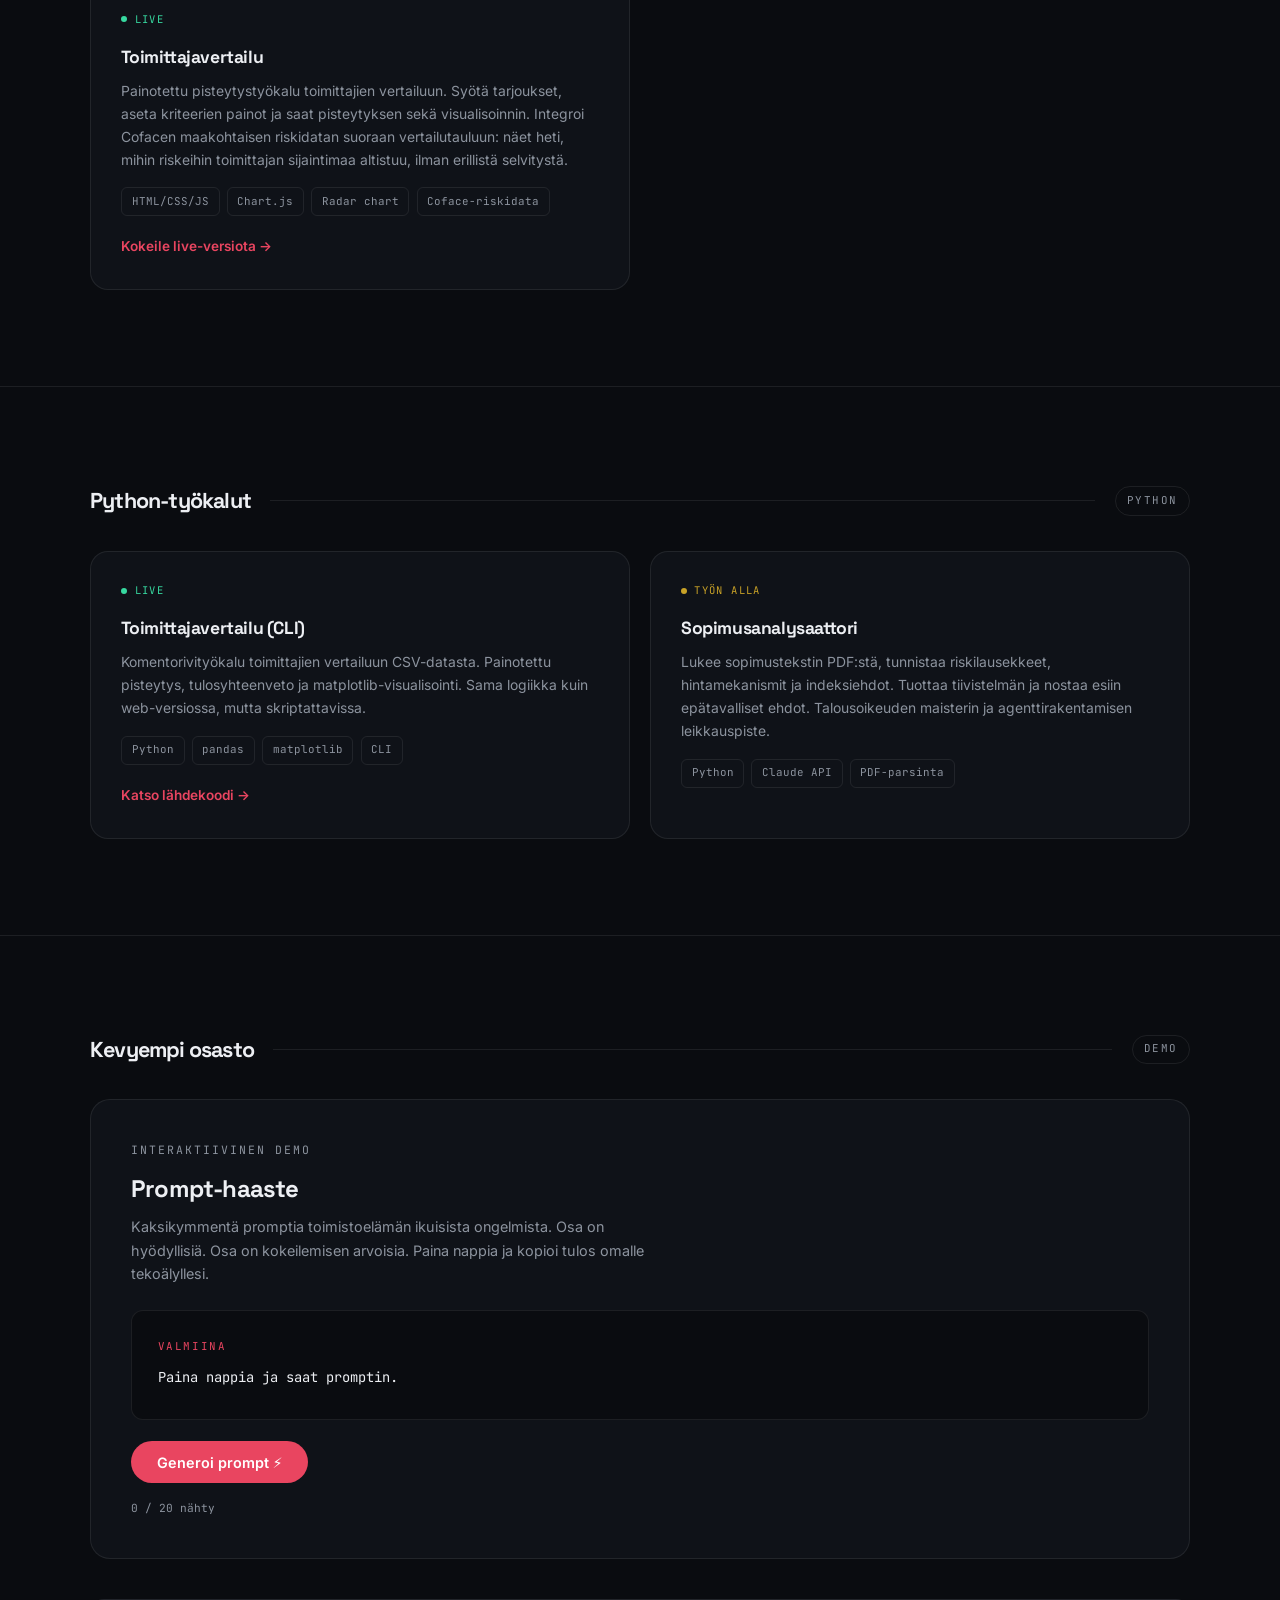
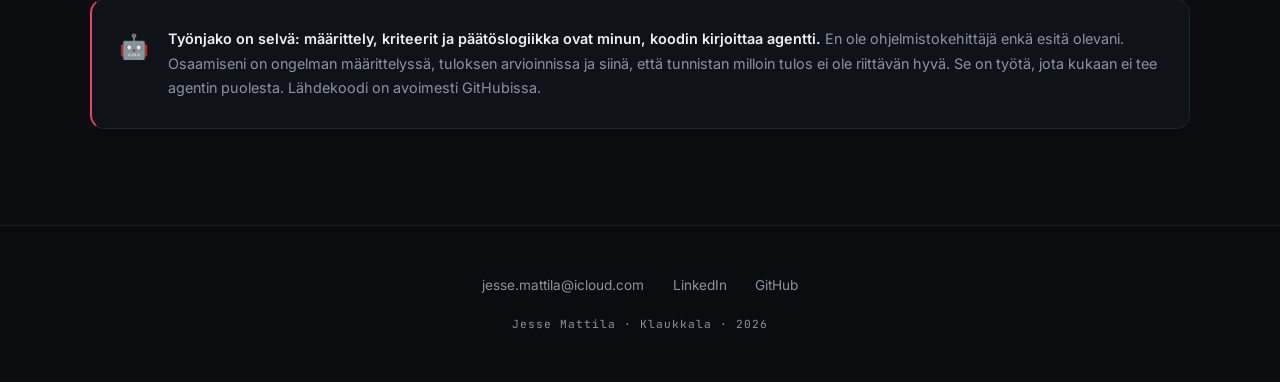
<file: tyokalut.html>
<!DOCTYPE html>
<html lang="fi">
<head>
<meta charset="UTF-8">
<meta name="viewport" content="width=device-width, initial-scale=1.0">
<title>Työkalut — Jesse Mattila</title>
<meta name="description" content="Agenttijärjestelmä päivittäisessä käytössä, hankintavertailu maakohtaisella riskidatalla ja kuljetuskustannuslaskuri. Rakennettu, ei vain suunniteltu.">
<meta property="og:title" content="Työkalut — Jesse Mattila" />
<meta property="og:description" content="Agenttijärjestelmä päivittäisessä käytössä, hankintavertailu Cofacen riskidatalla ja interaktiivinen kuljetuskustannuslaskuri." />
<meta property="og:url" content="https://jessemattila.github.io/tyokalut.html" />
<meta property="og:type" content="website" />
<meta property="og:image" content="https://jessemattila.github.io/kuva.png" />
<link rel="preconnect" href="https://fonts.googleapis.com">
<link rel="preconnect" href="https://fonts.gstatic.com" crossorigin>
<link href="https://fonts.googleapis.com/css2?family=Space+Grotesk:wght@400;500;700&family=Inter:wght@400;500;600&family=JetBrains+Mono:wght@400;500&display=swap" rel="stylesheet">
<link rel="stylesheet" href="assets/site.css">
</head>
<body>
<div id="scrollProgress"></div>

<nav>
  <div class="nav-inner">
    <div class="nav-left"><a href="index.html" class="nav-logo">Jesse <span>Mattila</span></a></div>
    <ul class="nav-links">
      <li><a href="index.html">Työ</a></li>
      <li><a href="tyokalut.html" class="active">Työkalut</a></li>
      <li><a href="osaaminen.html">Osaaminen</a></li>
      <li class="nav-rekry-li"><a href="rekrytoijalle.html" class="nav-rekry-link">Rekrytoijalle</a></li>
    </ul>
    <div class="live-chip"><span class="pulse"></span> agentti ajossa</div>
    <button class="hamburger" aria-label="Valikko">&#9776;</button>
  </div>
</nav>

<div class="page-header">
  <p class="section-label fade-in">Rakennettu, ei vain suunniteltu</p>
  <h1 class="page-title fade-in">Työkalut</h1>
  <p class="page-desc fade-in">Jokainen kohta on olemassa ja kokeiltavissa. Ei konseptikuvia. Määrittely ja päätöslogiikka ovat minun, koodin kirjoittaa agentti.</p>
</div>

<section class="block">
  <div class="wrap">
    <div class="category-header fade-in">
      <h2>Agenttijärjestelmät</h2><div class="category-line"></div><span class="category-badge">Orkestrointi</span>
    </div>
    <div class="tools-grid fade-in" style="grid-template-columns:1fr">
      <div class="tool-card">
        <div class="tool-status"><span class="status-dot live"></span><span class="status-live">Päivittäisessä käytössä</span></div>
        <h3>Työnhaun agenttijärjestelmä (v2)</h3>
        <p class="tool-desc">Agentti hakee avoimet paikat, pisteyttää ne erillisessä tiedostossa määritellyillä kriteereillä, kirjoittaa räätälöidyn hakukirjeen, kokoaa hakemuksen ja täyttää hakulomakkeen. Lukee sivun elävänä, joten lomakerakenteen muutos ei riko sitä. Ensimmäinen, kovakoodattu Python-versio hajosi juuri siihen. Ratkaistuja tapauksia: iframe-upotukset, shadow DOM, dropzone-liitteet, monivaiheiset lomakkeet. Toimii yli kahdeksassa eri rekrytointijärjestelmässä.</p>
        <div class="tech-tags">
          <span class="tech-tag">Agenttiorkestrointi</span><span class="tech-tag">Selainautomaatio</span>
          <span class="tech-tag">Kriteerisuodatus</span><span class="tech-tag">Tilanhallinta</span><span class="tech-tag">Dokumenttien tuotanto</span>
        </div>
        <a href="index.html#sukupolvet" class="tool-link">Lue miten se rakennettiin &#8594;</a>
      </div>
    </div>
  </div>
</section>

<section class="block">
  <div class="wrap">
    <div class="category-header fade-in">
      <h2>Web-demot</h2><div class="category-line"></div><span class="category-badge">HTML / JS</span>
    </div>
    <div class="tools-grid fade-in" style="grid-template-columns:1fr 1fr">
      <div class="tool-card">
        <div class="tool-status"><span class="status-dot live"></span><span class="status-live">Live</span></div>
        <h3>Reittiagentti</h3>
        <p class="tool-desc">Reitittää kenttätyön päivän oikeilla joukkoliikenneyhteyksillä: mitoittaa tarvittavan tiimin, kunnioittaa asiakkaan aikaikkunoita ja pitää työpäivät alle 7,5 tunnissa. Hakee matka-ajat, linjat ja reittiviivat HSL:n Digitransit-rajapinnasta — vain käytetyille osuuksille, ei koko matriisille. Kohteen voi siirtää työntekijältä toiselle ja aikataulu laskeutuu uudelleen sekunneissa. Kartta ja Gantt näyttävät mihin päivä oikeasti kuluu: työhön, matkaan vai odotukseen. Aukeaa valmiiksi lasketulla esimerkkiajolla, joten API-avainta ei tarvita, ja sivulla on myös 1 min 46 s videoläpikäynti.</p>
        <div class="tech-tags"><span class="tech-tag">HTML/CSS/JS</span><span class="tech-tag">Leaflet</span><span class="tech-tag">HSL / Digitransit API</span><span class="tech-tag">Reititysheuristiikka</span><span class="tech-tag">Aikaikkunat</span></div>
        <a href="reittiagentti.html" class="tool-link">Kokeile live-versiota &#8594;</a>
      </div>
      <div class="tool-card">
        <div class="tool-status"><span class="status-dot live"></span><span class="status-live">Live</span></div>
        <h3>Kuljetuskustannuslaskuri</h3>
        <p class="tool-desc">Interaktiivinen dashboard kymmenen ajoneuvon kustannusseurantaan. Kuukausitabit, trendinuolet, kategoriaryhmittely ja simulaattori lastausaikojen, kuljettajavaihtojen ja poissaolojen kustannusvaikutuksille.</p>
        <div class="tech-tags"><span class="tech-tag">HTML/CSS/JS</span><span class="tech-tag">Chart.js</span><span class="tech-tag">Simulaattori</span><span class="tech-tag">Anonymisoitu data</span></div>
        <a href="kuljetuskustannuslaskuri.html" class="tool-link">Kokeile live-versiota &#8594;</a>
      </div>
      <div class="tool-card">
        <div class="tool-status"><span class="status-dot live"></span><span class="status-live">Live</span></div>
        <h3>Toimittajavertailu</h3>
        <p class="tool-desc">Painotettu pisteytystyökalu toimittajien vertailuun. Syötä tarjoukset, aseta kriteerien painot ja saat pisteytyksen sekä visualisoinnin. Integroi Cofacen maakohtaisen riskidatan suoraan vertailutauluun: näet heti, mihin riskeihin toimittajan sijaintimaa altistuu, ilman erillistä selvitystä.</p>
        <div class="tech-tags"><span class="tech-tag">HTML/CSS/JS</span><span class="tech-tag">Chart.js</span><span class="tech-tag">Radar chart</span><span class="tech-tag">Coface-riskidata</span></div>
        <a href="tools/toimittajavertailu/index.html" class="tool-link">Kokeile live-versiota &#8594;</a>
      </div>
    </div>
  </div>
</section>

<section class="block">
  <div class="wrap">
    <div class="category-header fade-in">
      <h2>Python-työkalut</h2><div class="category-line"></div><span class="category-badge">Python</span>
    </div>
    <div class="tools-grid fade-in" style="grid-template-columns:1fr 1fr">
      <div class="tool-card">
        <div class="tool-status"><span class="status-dot live"></span><span class="status-live">Live</span></div>
        <h3>Toimittajavertailu (CLI)</h3>
        <p class="tool-desc">Komentorivityökalu toimittajien vertailuun CSV-datasta. Painotettu pisteytys, tulosyhteenveto ja matplotlib-visualisointi. Sama logiikka kuin web-versiossa, mutta skriptattavissa.</p>
        <div class="tech-tags"><span class="tech-tag">Python</span><span class="tech-tag">pandas</span><span class="tech-tag">matplotlib</span><span class="tech-tag">CLI</span></div>
        <a href="https://github.com/JesseMattila/JesseMattila.github.io/blob/main/tools/toimittajavertailu/supplier_comparison.py" class="tool-link" target="_blank" rel="noopener">Katso lähdekoodi &#8594;</a>
      </div>
      <div class="tool-card">
        <div class="tool-status"><span class="status-dot coming"></span><span class="status-coming">Työn alla</span></div>
        <h3>Sopimusanalysaattori</h3>
        <p class="tool-desc">Lukee sopimustekstin PDF:stä, tunnistaa riskilausekkeet, hintamekanismit ja indeksiehdot. Tuottaa tiivistelmän ja nostaa esiin epätavalliset ehdot. Talousoikeuden maisterin ja agenttirakentamisen leikkauspiste.</p>
        <div class="tech-tags"><span class="tech-tag">Python</span><span class="tech-tag">Claude API</span><span class="tech-tag">PDF-parsinta</span></div>
      </div>
    </div>
  </div>
</section>

<section class="block">
  <div class="wrap">
    <div class="category-header fade-in">
      <h2>Kevyempi osasto</h2><div class="category-line"></div><span class="category-badge">Demo</span>
    </div>
    <div class="prompt-gen fade-in">
      <div class="prompt-gen-label">Interaktiivinen demo</div>
      <h3>Prompt-haaste</h3>
      <p class="prompt-gen-sub">Kaksikymmentä promptia toimistoelämän ikuisista ongelmista. Osa on hyödyllisiä. Osa on kokeilemisen arvoisia. Paina nappia ja kopioi tulos omalle tekoälyllesi.</p>
      <div class="prompt-display" id="promptDisplay">
        <div class="prompt-category" id="promptCategory">Valmiina</div>
        <div id="promptText">Paina nappia ja saat promptin.</div>
      </div>
      <button class="prompt-gen-btn" id="promptBtn">Generoi prompt &#9889;</button>
      <div class="prompt-counter" id="promptCounter">0 / 20 nähty</div>
    </div>

    <div class="ai-note fade-in">
      <div class="ai-note-icon">&#129302;</div>
      <div><p><strong>Työnjako on selvä: määrittely, kriteerit ja päätöslogiikka ovat minun, koodin kirjoittaa agentti.</strong> En ole ohjelmistokehittäjä enkä esitä olevani. Osaamiseni on ongelman määrittelyssä, tuloksen arvioinnissa ja siinä, että tunnistan milloin tulos ei ole riittävän hyvä. Se on työtä, jota kukaan ei tee agentin puolesta. Lähdekoodi on avoimesti GitHubissa.</p></div>
    </div>
  </div>
</section>

<footer>
  <div class="footer-links">
    <a href="mailto:jesse.mattila@icloud.com">jesse.mattila@icloud.com</a>
    <a href="https://www.linkedin.com/in/jessemattila/" target="_blank" rel="noopener">LinkedIn</a>
    <a href="https://github.com/JesseMattila" target="_blank" rel="noopener">GitHub</a>
  </div>
  <div class="footer-copy">Jesse Mattila &middot; Klaukkala &middot; 2026</div>
</footer>

<script src="assets/site.js"></script>
<script src="assets/prompts.js"></script>
<script>
(function(){
  var seen=[], btn=document.getElementById('promptBtn');
  if(!btn||typeof prompts==='undefined')return;
  btn.addEventListener('click',function(){
    if(seen.length===prompts.length)seen=[];
    var i;do{i=Math.floor(Math.random()*prompts.length)}while(seen.indexOf(i)>-1);
    seen.push(i);
    document.getElementById('promptCategory').textContent=prompts[i].category;
    document.getElementById('promptText').textContent=prompts[i].text;
    document.getElementById('promptCounter').textContent=seen.length+' / '+prompts.length+' nähty';
  });
})();
</script>
</body>
</html>
</file>
<file: assets/site.css>
/* ============================================================
   Jesse Mattila — yhtenäinen ilme (2026-07)
   Yksi teema. Typografia: Space Grotesk / Inter / JetBrains Mono.
   ============================================================ */

:root{
  --bg:#0A0C10;
  --bg-2:#0F1218;
  --bg-3:#141821;
  --line:rgba(255,255,255,.08);
  --line-strong:rgba(255,255,255,.16);
  --ink:#EDEFF3;
  --muted:#8C939E;
  --accent:#E94560;
  --accent-light:#FF6B82;
  --accent-soft:rgba(233,69,96,.13);
  --live:#37D9A0;
  --display:'Space Grotesk',ui-sans-serif,system-ui,-apple-system,sans-serif;
  --body:'Inter',ui-sans-serif,system-ui,-apple-system,sans-serif;
  --mono:'JetBrains Mono',ui-monospace,SFMono-Regular,Menlo,monospace;
  --wrap:1180px;
  --pad:2.5rem;
}

*{margin:0;padding:0;box-sizing:border-box}
html{scroll-behavior:smooth;-webkit-text-size-adjust:100%}
body{
  background:var(--bg);color:var(--ink);
  font-family:var(--body);font-size:16px;line-height:1.65;
  -webkit-font-smoothing:antialiased;overflow-x:hidden;
}
body::before{ /* hienovarainen kohina */
  content:'';position:fixed;inset:0;pointer-events:none;z-index:200;opacity:.5;
  background-image:url("data:image/svg+xml,%3Csvg xmlns='http://www.w3.org/2000/svg' width='120' height='120'%3E%3Cfilter id='n'%3E%3CfeTurbulence type='fractalNoise' baseFrequency='.85' numOctaves='3'/%3E%3C/filter%3E%3Crect width='120' height='120' filter='url(%23n)' opacity='.035'/%3E%3C/svg%3E");
}
img{max-width:100%;display:block}
a{color:inherit}
::selection{background:var(--accent);color:#fff}

/* ---------- skrollipalkki ---------- */
#scrollProgress{position:fixed;top:0;left:0;height:2px;width:0;background:var(--accent);z-index:210;transition:width .1s linear}

/* ---------- navi ---------- */
nav{position:sticky;top:0;z-index:100;background:rgba(10,12,16,.72);backdrop-filter:blur(14px);-webkit-backdrop-filter:blur(14px);border-bottom:1px solid var(--line)}
.nav-inner{max-width:var(--wrap);margin:0 auto;padding:1rem var(--pad);display:flex;align-items:center;justify-content:space-between;gap:1.5rem}
.nav-left{display:flex;align-items:center;gap:1rem}
.nav-logo{font-family:var(--display);font-weight:700;font-size:1.05rem;letter-spacing:-.5px;text-decoration:none;color:var(--ink)}
.nav-logo span,.nav-logo em{font-style:normal;color:var(--accent)}
.nav-links{display:flex;gap:2rem;list-style:none;align-items:center}
.nav-links a{color:var(--muted);text-decoration:none;font-size:.88rem;transition:color .2s;position:relative}
.nav-links a:hover,.nav-links a.active{color:var(--ink)}
.nav-links a.active::after{content:'';position:absolute;left:0;right:0;bottom:-6px;height:1px;background:var(--accent)}
.nav-rekry-link{border:1px solid var(--line-strong);padding:.45rem 1rem;border-radius:999px;font-size:.82rem !important;color:var(--ink) !important;transition:all .25s}
.nav-rekry-link:hover{border-color:var(--accent);color:var(--accent) !important}
.hamburger{display:none;background:none;border:0;color:var(--ink);font-size:1.4rem;cursor:pointer}

/* elossa-merkki */
.live-chip{display:inline-flex;align-items:center;gap:.5rem;font-family:var(--mono);font-size:.7rem;color:var(--muted);border:1px solid var(--line);padding:.35rem .75rem;border-radius:999px;white-space:nowrap}
.pulse{width:6px;height:6px;border-radius:50%;background:var(--live);box-shadow:0 0 0 0 rgba(55,217,160,.6);animation:pulse 2.4s infinite;flex:none}
@keyframes pulse{0%{box-shadow:0 0 0 0 rgba(55,217,160,.55)}70%{box-shadow:0 0 0 7px rgba(55,217,160,0)}100%{box-shadow:0 0 0 0 rgba(55,217,160,0)}}

/* ---------- yleinen rakenne ---------- */
.wrap,.container{max-width:var(--wrap);margin:0 auto;padding:0 var(--pad)}
section{position:relative}

/* ---------- hero ---------- */
.hero{padding:7rem 0 4.5rem;position:relative;overflow:hidden;min-height:auto;display:block}
.hero::before{content:'';position:absolute;right:-14%;top:-30%;width:56vw;height:56vw;border-radius:50%;background:radial-gradient(circle,rgba(233,69,96,.13),transparent 62%);filter:blur(30px);pointer-events:none;animation:none}
.hero-grid{display:none}
.hero-content{position:relative;z-index:1;max-width:var(--wrap);margin:0 auto;padding:0 var(--pad);text-align:left}
.hero-badge{display:inline-block;background:none;border:0;padding:0;margin:0 0 1.5rem;font-family:var(--mono);font-size:.74rem;letter-spacing:2.5px;text-transform:uppercase;color:var(--muted);border-radius:0}
.hero h1{font-family:var(--display);font-size:clamp(2.8rem,7vw,5.6rem);line-height:.99;letter-spacing:-3px;font-weight:700;margin-bottom:1.6rem;max-width:16ch}
.hero h1 .gradient-text{background:none;-webkit-background-clip:initial;-webkit-text-fill-color:currentColor;color:var(--accent)}
.hero-sub{font-size:1.08rem;color:var(--muted);max-width:54ch;margin:0 0 2.5rem;line-height:1.7}

.btn-row{display:flex;gap:1rem;flex-wrap:wrap;margin-bottom:1rem}
.btn{font-size:.9rem;font-weight:600;padding:.8rem 1.5rem;border-radius:999px;text-decoration:none;transition:all .25s;border:1px solid transparent;display:inline-block}
.btn-primary{background:var(--accent);color:#fff}
.btn-primary:hover{transform:translateY(-2px);box-shadow:0 12px 28px rgba(233,69,96,.28)}
.btn-ghost{border-color:var(--line-strong);color:var(--ink)}
.btn-ghost:hover{border-color:var(--accent);color:var(--accent)}

/* ---------- avainluvut: hiusviivat, ei laatikoita ---------- */
.metrics{display:grid;grid-template-columns:repeat(4,1fr);gap:0;margin-top:4.5rem;border-top:1px solid var(--line)}
.metric-card{background:none;border:0;border-right:1px solid var(--line);border-radius:0;padding:1.9rem 1.6rem 1.9rem 0;text-align:left;transition:none;overflow:visible}
.metric-card:last-child{border-right:0}
.metric-card::before{display:none}
.metric-card:hover{transform:none;box-shadow:none;border-color:var(--line)}
.metric-value{font-family:var(--display);font-size:2.1rem;font-weight:700;letter-spacing:-1.5px;line-height:1;color:var(--ink)}
.metric-label{font-size:.78rem;color:var(--muted);margin-top:.6rem;line-height:1.5}

/* ---------- osiot ja otsikot ---------- */
.block{padding:6rem 0;border-top:1px solid var(--line)}
.sec-head{display:grid;grid-template-columns:auto 1fr;gap:1.6rem;align-items:baseline;margin-bottom:3rem}
.sec-num{font-family:var(--mono);font-size:.78rem;color:var(--accent)}
.sec-title{font-family:var(--display);font-size:clamp(1.7rem,3.4vw,2.6rem);letter-spacing:-1.4px;font-weight:700;line-height:1.1}
.sec-sub{color:var(--muted);font-size:.98rem;max-width:62ch;margin-top:.7rem}

/* sivujen otsikkoalue (tyokalut / osaaminen) */
.page-header{max-width:var(--wrap);margin:0 auto;padding:6rem var(--pad) 3.5rem;text-align:left}
.section-label{font-family:var(--mono);font-size:.74rem;letter-spacing:2.5px;text-transform:uppercase;color:var(--muted);margin-bottom:1.4rem}
.page-title{font-family:var(--display);font-size:clamp(2.4rem,6vw,4.4rem);letter-spacing:-2.5px;font-weight:700;line-height:1;margin-bottom:1.4rem}
.page-desc{color:var(--muted);font-size:1.05rem;max-width:58ch;line-height:1.7}

.category-header{display:flex;align-items:center;gap:1.2rem;margin:0 0 2rem}
.category-header h2{font-family:var(--display);font-size:1.35rem;letter-spacing:-.8px;font-weight:700;white-space:nowrap}
.category-line{flex:1;height:1px;background:var(--line)}
.category-badge{font-family:var(--mono);font-size:.68rem;letter-spacing:1.5px;text-transform:uppercase;color:var(--muted);border:1px solid var(--line);padding:.3rem .7rem;border-radius:999px;background:none}

/* ---------- case ---------- */
.case-section{margin-top:0}
.case-study{background:var(--bg-2);border:1px solid var(--line);border-radius:20px;padding:2.5rem;overflow:hidden}
.case-tag{display:inline-block;background:none;border:1px solid var(--line);color:var(--muted);padding:.3rem .8rem;border-radius:999px;font-family:var(--mono);font-size:.68rem;font-weight:500;text-transform:uppercase;letter-spacing:1.4px}
.case-title{font-family:var(--display);font-size:clamp(1.4rem,2.6vw,2rem);font-weight:700;letter-spacing:-1px;margin:1rem 0 .3rem;line-height:1.15}
.case-subtitle{color:var(--muted);font-size:.92rem}
.case-metrics{display:grid;grid-template-columns:repeat(4,1fr);gap:0;margin:2rem 0 0;border-top:1px solid var(--line)}
.case-metric{background:none;border:0;border-right:1px solid var(--line);border-radius:0;padding:1.5rem 1.3rem 1.5rem 0}
.case-metric:last-child{border-right:0}
.case-metric-value{font-family:var(--display);font-size:1.35rem;font-weight:700;color:var(--ink);letter-spacing:-.8px;line-height:1.1}
.case-metric-label{font-size:.74rem;color:var(--muted);margin-top:.45rem;line-height:1.45}
.case-study h4{font-family:var(--display);font-weight:600}

/* ---------- aikajana ---------- */
.timeline{position:relative;padding-left:2rem;margin-top:1.5rem}
.timeline::before{content:'';position:absolute;left:0;top:.4rem;bottom:.4rem;width:1px;background:linear-gradient(to bottom,var(--accent),rgba(233,69,96,.06))}
.timeline-item{position:relative;padding-bottom:1.4rem}
.timeline-item:last-child{padding-bottom:0}
.timeline-item::before{content:'';position:absolute;left:-2rem;top:.55rem;width:7px;height:7px;border-radius:50%;background:var(--accent);border:0;transform:translateX(-3px)}
.timeline-item h4{font-family:var(--display);font-size:.95rem;font-weight:600;margin-bottom:.25rem}
.timeline-item p{font-size:.88rem;color:var(--muted);line-height:1.65}

/* ---------- agenttiputki ---------- */
.pipeline{margin:2rem 0 .5rem}
.pipeline-label{font-family:var(--mono);font-size:.72rem;text-transform:uppercase;letter-spacing:2px;color:var(--muted);margin-bottom:1rem;font-weight:500}
.pipeline-flow{display:grid;grid-template-columns:repeat(7,1fr);gap:.85rem}
.pipe-step{background:var(--bg-3);border:1px solid var(--line);border-radius:14px;padding:1rem .85rem;text-align:left;position:relative;transition:all .45s ease}
.pipe-step::after{display:none}
.pipe-step .pipe-num{font-family:var(--mono);font-size:.66rem;color:var(--muted);letter-spacing:1px}
.pipe-step .pipe-name{font-family:var(--display);font-size:.9rem;font-weight:500;margin:.35rem 0 .25rem}
.pipe-step .pipe-desc{font-size:.7rem;color:var(--muted);line-height:1.45}
.pipe-step.human{border-color:rgba(233,69,96,.42);background:linear-gradient(180deg,var(--accent-soft),transparent)}
.pipe-step.on{border-color:var(--live);box-shadow:0 0 0 1px rgba(55,217,160,.3),0 10px 30px rgba(55,217,160,.09);transform:translateY(-4px)}
.pipe-step.on .pipe-num{color:var(--live)}
.pipeline-note{display:flex;gap:1.6rem;margin-top:1.3rem;font-family:var(--mono);font-size:.72rem;color:var(--muted);justify-content:flex-start;align-items:center;flex-wrap:wrap}
.pipeline-note span.dot-human{width:9px;height:9px;border-radius:3px;background:rgba(233,69,96,.5);border:0;display:inline-block;margin-right:.45rem;vertical-align:middle}

/* ---------- kaksi sukupolvea ---------- */
.gen-split{display:grid;grid-template-columns:1fr 1fr;gap:1.2rem;margin-top:.5rem}
.gen{border:1px solid var(--line);border-radius:18px;padding:2rem;background:var(--bg-2)}
.gen.dead{opacity:.62}
.gen .tag{font-family:var(--mono);font-size:.68rem;letter-spacing:1.6px;text-transform:uppercase;color:var(--muted)}
.gen.dead .tag{color:#C05066}
.gen.alive .tag{color:var(--live)}
.gen h4{font-family:var(--display);font-size:1.15rem;font-weight:700;margin:.35rem 0 .6rem;letter-spacing:-.5px}
.gen p{font-size:.9rem;color:var(--muted)}
.gen ul{list-style:none;margin-top:1rem;font-size:.86rem;color:var(--muted)}
.gen li{padding-left:1.2rem;position:relative;margin-bottom:.5rem;line-height:1.6}
.gen li::before{content:'';position:absolute;left:0;top:.62em;width:5px;height:5px;border-radius:50%;background:var(--accent);opacity:.7}

/* ---------- kortit (cta / tool / skill / value) ---------- */
.cta-grid,.tools-grid,.skills-grid,.values-grid{display:grid;gap:1.2rem}
.cta-grid{grid-template-columns:repeat(3,1fr);margin-top:0}
.tools-grid{grid-template-columns:repeat(3,1fr)}
.skills-grid{grid-template-columns:repeat(3,1fr)}
.values-grid{grid-template-columns:repeat(3,1fr)}

.cta-card,.tool-card,.skill-card,.value-card{
  background:var(--bg-2);border:1px solid var(--line);border-radius:18px;padding:1.9rem;
  text-decoration:none;color:var(--ink);transition:transform .3s ease,border-color .3s ease,box-shadow .3s ease;overflow:hidden;position:relative;display:block;
}
.cta-card::before,.tool-card::before{display:none}
.cta-card:hover,.tool-card:hover,.skill-card:hover,.value-card:hover{transform:translateY(-5px);border-color:rgba(233,69,96,.4);box-shadow:0 18px 40px rgba(0,0,0,.35)}
.cta-card-icon,.value-icon,.ai-note-icon{font-size:1.5rem;margin-bottom:.9rem;opacity:.9}
.cta-card h3,.tool-card h3,.value-card h3{font-family:var(--display);font-size:1.1rem;font-weight:700;letter-spacing:-.4px;margin-bottom:.5rem}
.cta-card p,.tool-card p,.tool-desc,.value-card p{color:var(--muted);font-size:.87rem;line-height:1.65;margin-bottom:1rem}
.cta-card .arrow,.tool-link{color:var(--accent);font-size:.85rem;font-weight:600;text-decoration:none;display:inline-flex;align-items:center;gap:.4rem;background:none;padding:0;border:0;border-radius:0}
.tool-link:hover,.cta-card:hover .arrow{color:var(--accent-light)}

.tool-status{display:flex;align-items:center;gap:.45rem;font-family:var(--mono);font-size:.66rem;letter-spacing:1.4px;text-transform:uppercase;margin-bottom:.9rem}
.status-dot{width:6px;height:6px;border-radius:50%;flex:none}
.status-dot.live{background:var(--live);box-shadow:0 0 0 0 rgba(55,217,160,.6);animation:pulse 2.4s infinite}
.status-dot.coming{background:#C9A227}
.status-live{color:var(--live)}
.status-coming{color:#C9A227}
.tech-tags,.skill-tags{display:flex;flex-wrap:wrap;gap:.45rem;margin:1rem 0}
.tech-tag,.skill-tag{font-family:var(--mono);font-size:.68rem;color:var(--muted);border:1px solid var(--line);padding:.28rem .6rem;border-radius:6px;background:none}

/* osaamissivun kortit */
.skill-header{display:flex;align-items:center;gap:.9rem;margin-bottom:.8rem}
.skill-icon{font-size:1.4rem;width:auto;height:auto;background:none;border-radius:0;display:flex;align-items:center;justify-content:center}
.skill-name{font-family:var(--display);font-size:1.05rem;font-weight:700;letter-spacing:-.3px}
.skill-desc{color:var(--muted);font-size:.87rem;line-height:1.65}
.story-block{border-left:2px solid var(--accent);padding:.2rem 0 .2rem 1.6rem;margin:1.5rem 0}
.story-block h3{font-family:var(--display);font-size:1.15rem;font-weight:700;margin-bottom:.5rem;letter-spacing:-.4px}
.story-block p{color:var(--muted);font-size:.95rem}
.highlight{color:var(--ink);font-weight:500}
.quotes{display:grid;grid-template-columns:repeat(3,1fr);gap:1.2rem;margin-top:1.5rem}
.quote{border:1px solid var(--line);border-radius:16px;padding:1.7rem;background:var(--bg-2)}
.quote p{font-family:var(--display);font-size:1rem;line-height:1.55;letter-spacing:-.3px}
.quote span,.quote cite{display:block;margin-top:.9rem;font-family:var(--mono);font-size:.7rem;color:var(--muted);text-transform:uppercase;letter-spacing:1.4px;font-style:normal}

/* huomiolaatikko */
.ai-note{display:flex;gap:1.2rem;align-items:flex-start;border:1px solid var(--line);border-left:2px solid var(--accent);border-radius:14px;padding:1.7rem;background:var(--bg-2);margin-top:2.5rem}
.ai-note p{color:var(--muted);font-size:.9rem;line-height:1.7}
.ai-note strong{color:var(--ink);font-weight:600}

/* ---------- promptigeneraattori ---------- */
.prompt-gen{background:var(--bg-2);border:1px solid var(--line);border-radius:20px;padding:2.5rem;text-align:left;overflow:hidden}
.prompt-gen-label{font-family:var(--mono);font-size:.72rem;letter-spacing:2px;text-transform:uppercase;color:var(--muted)}
.prompt-gen h3{font-family:var(--display);font-size:1.5rem;font-weight:700;letter-spacing:-.8px;margin:.6rem 0 .4rem}
.prompt-gen-sub{color:var(--muted);font-size:.9rem;margin-bottom:1.5rem;max-width:60ch}
.prompt-display{background:var(--bg);border:1px solid var(--line);border-radius:12px;padding:1.6rem;min-height:110px;font-family:var(--mono);font-size:.86rem;line-height:1.7;color:var(--ink);text-align:left}
.prompt-category{font-family:var(--mono);font-size:.68rem;letter-spacing:1.6px;text-transform:uppercase;color:var(--accent);margin-bottom:.7rem}
.prompt-gen-btn{background:var(--accent);color:#fff;border:0;border-radius:999px;padding:.8rem 1.6rem;font-family:var(--body);font-size:.9rem;font-weight:600;cursor:pointer;margin-top:1.3rem;transition:all .25s}
.prompt-gen-btn:hover{transform:translateY(-2px);box-shadow:0 12px 28px rgba(233,69,96,.28)}
.prompt-counter{font-family:var(--mono);font-size:.7rem;color:var(--muted);margin-top:1rem}

/* ---------- footer ---------- */
footer{border-top:1px solid var(--line);margin-top:0;padding:3rem var(--pad);background:none}
.footer-links{max-width:var(--wrap);margin:0 auto;display:flex;gap:1.8rem;justify-content:center;flex-wrap:wrap;font-size:.85rem}
.footer-links a{color:var(--muted);text-decoration:none;transition:color .2s}
.footer-links a:hover{color:var(--accent)}
.footer-copy{text-align:center;color:var(--muted);font-family:var(--mono);font-size:.7rem;margin-top:1.2rem;letter-spacing:1px}

/* ---------- animaatiot ---------- */
.fade-in,.reveal{opacity:0;transform:translateY(22px);transition:opacity .7s cubic-bezier(.2,.7,.3,1),transform .7s cubic-bezier(.2,.7,.3,1)}
.fade-in.visible,.fade-in.in,.reveal.in{opacity:1;transform:none}
@media (prefers-reduced-motion:reduce){
  .fade-in,.reveal{opacity:1;transform:none;transition:none}
  .pulse,.status-dot.live{animation:none}
}

/* ---------- responsiivisuus ---------- */
@media (max-width:980px){
  .cta-grid,.tools-grid,.skills-grid,.values-grid,.quotes{grid-template-columns:1fr 1fr}
  .pipeline-flow{grid-template-columns:repeat(2,1fr)}
  .gen-split{grid-template-columns:1fr}
}
@media (max-width:768px){
  :root{--pad:1.4rem}
  .nav-links{display:none}
  .nav-links.active{display:flex;position:absolute;top:100%;left:0;right:0;background:var(--bg-2);border-bottom:1px solid var(--line);flex-direction:column;padding:1.2rem var(--pad);gap:1.1rem}
  .hamburger{display:block}
  .hero{padding:4rem 0 3rem}
  .metrics,.case-metrics{grid-template-columns:1fr 1fr}
  .metric-card,.case-metric{border-right:0;border-bottom:1px solid var(--line);padding-right:0}
  .cta-grid,.tools-grid,.skills-grid,.values-grid,.quotes{grid-template-columns:1fr}
  .case-study,.prompt-gen{padding:1.6rem}
  .block,.page-header{padding-top:3.5rem;padding-bottom:3.5rem}
  .sec-head{grid-template-columns:1fr;gap:.5rem}
}
</file>
